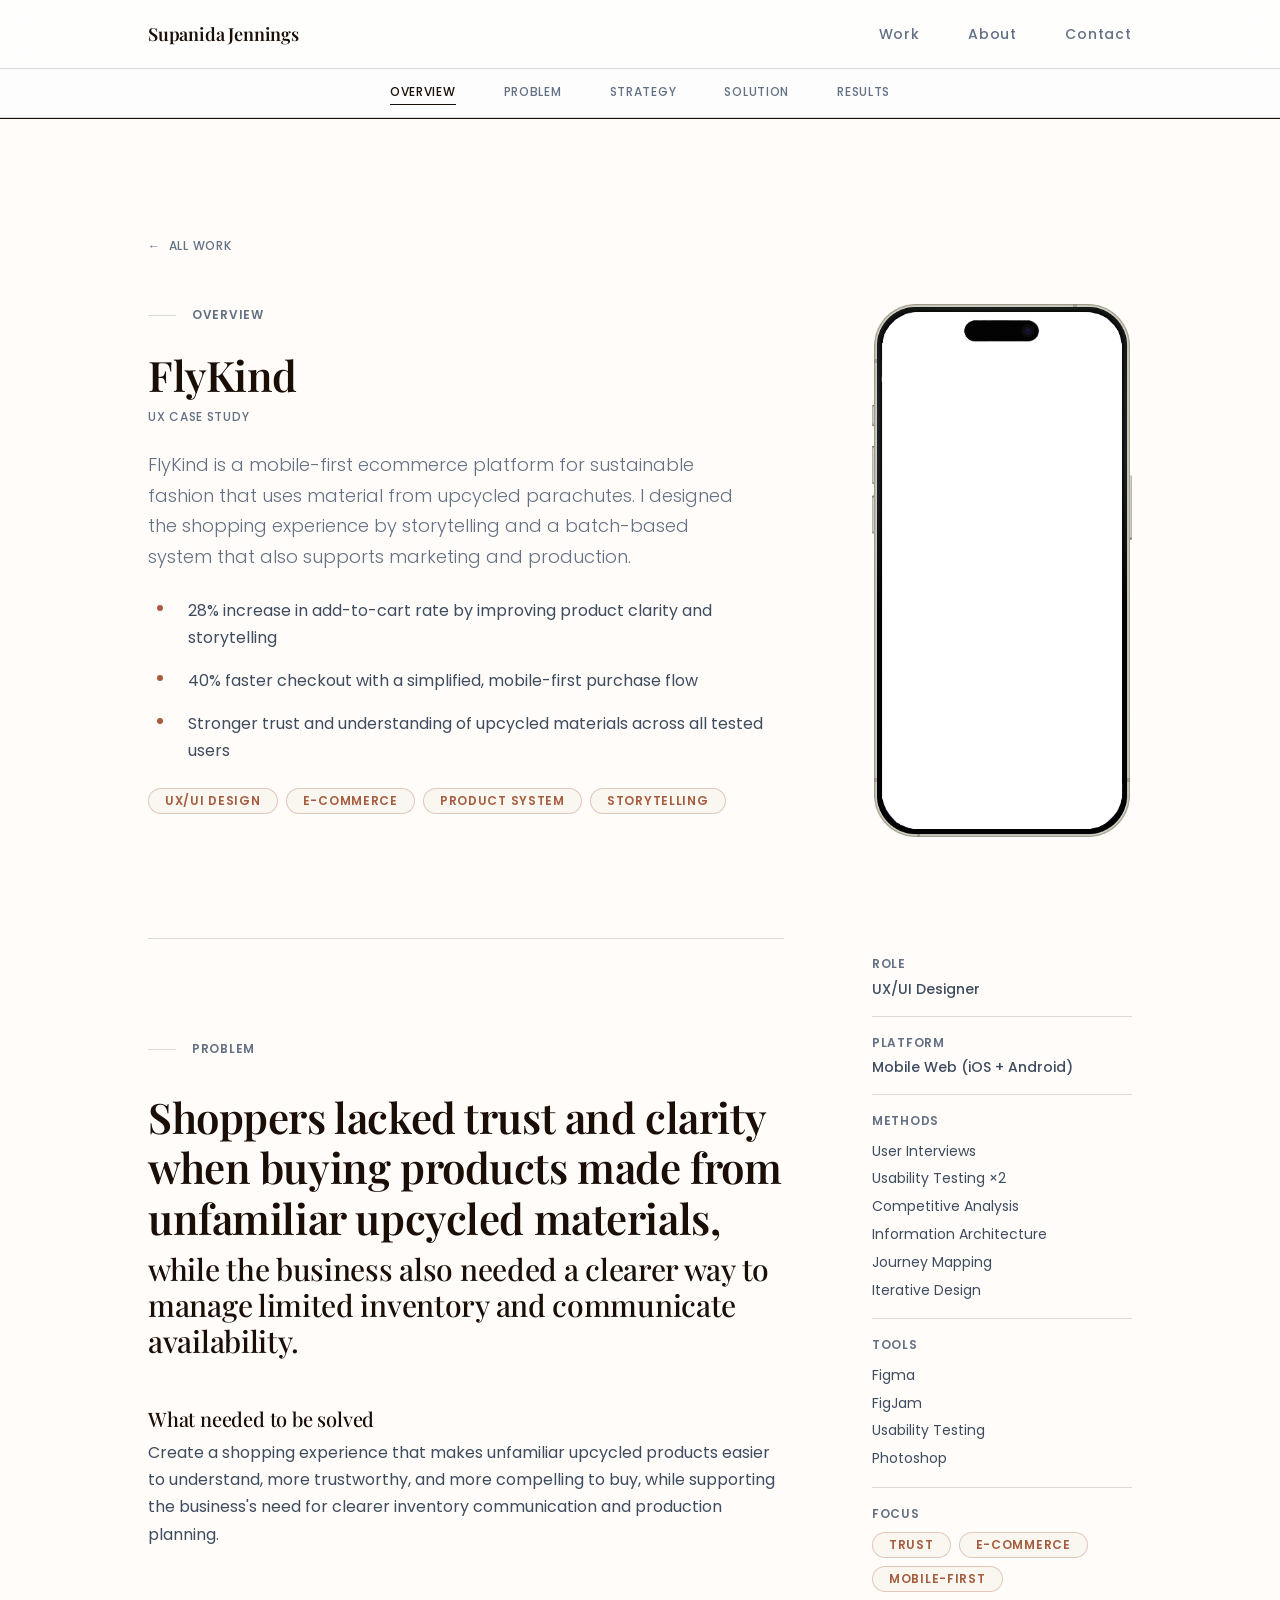
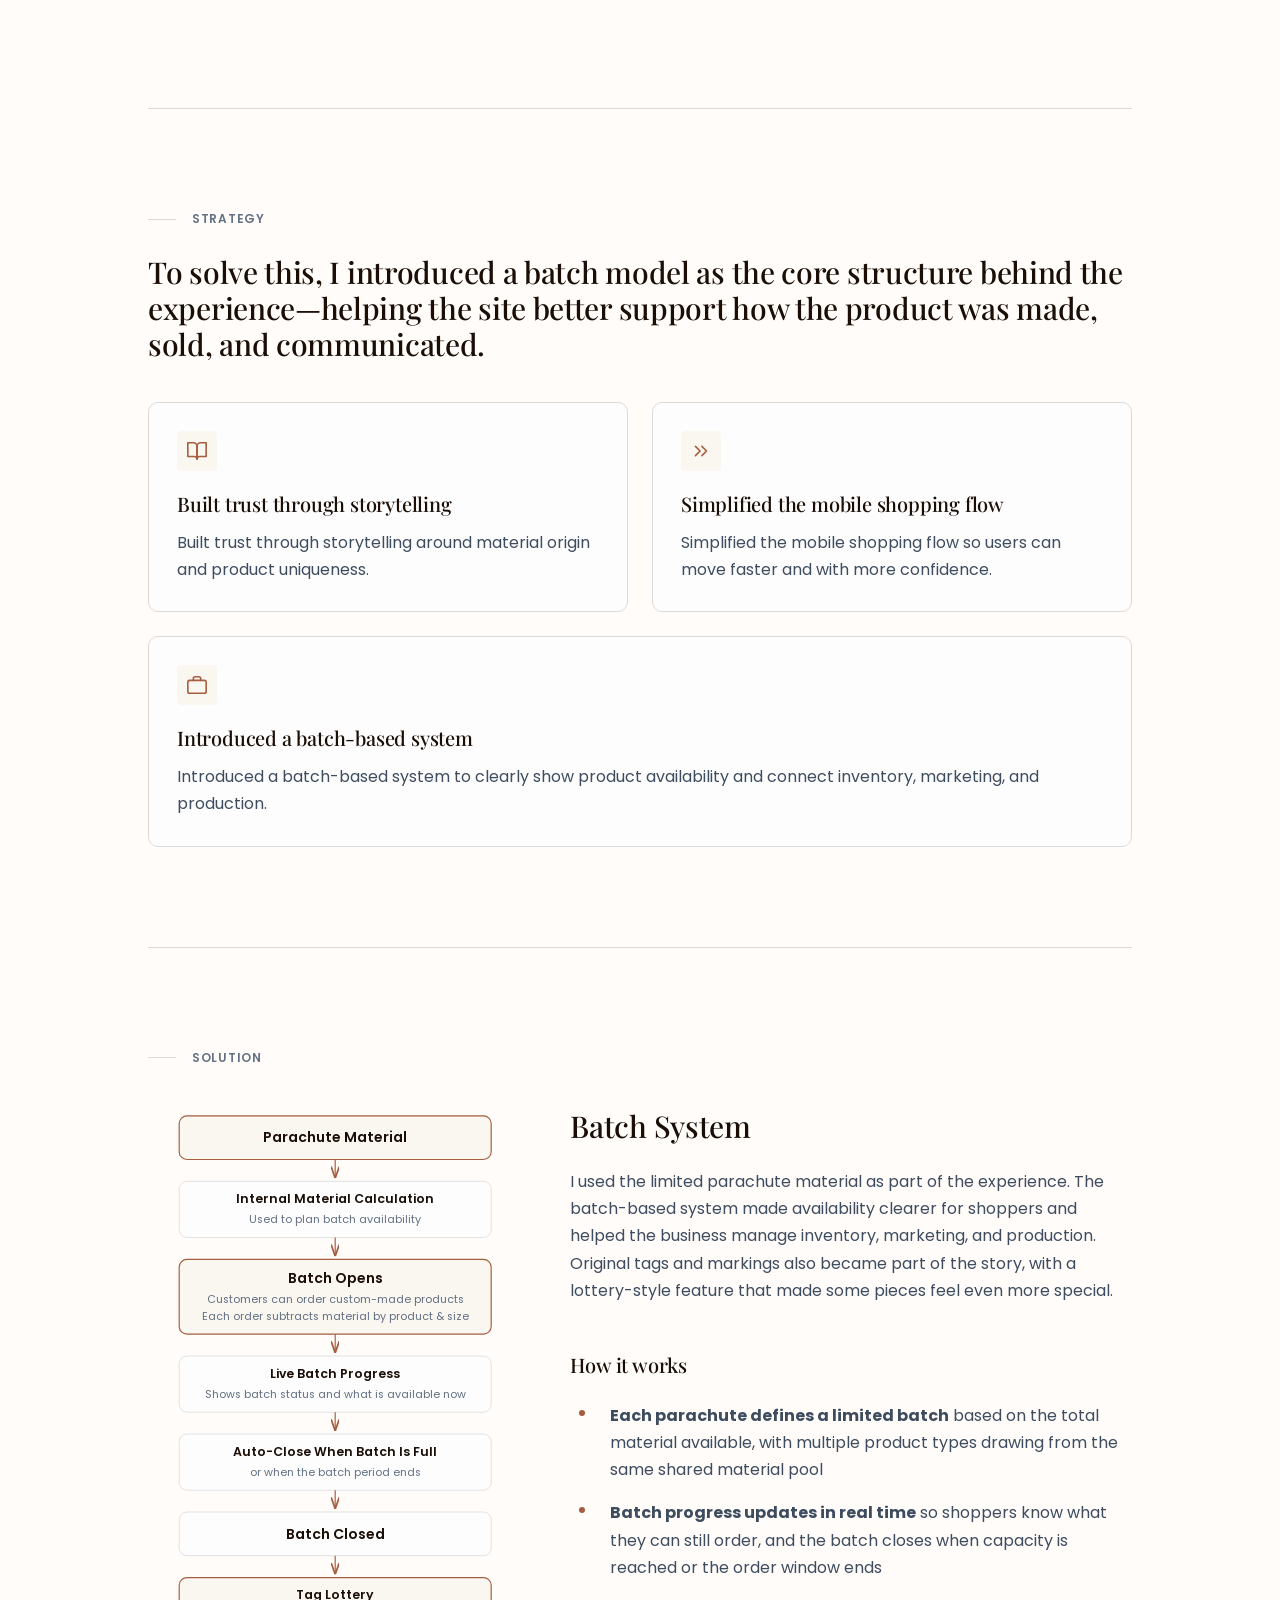
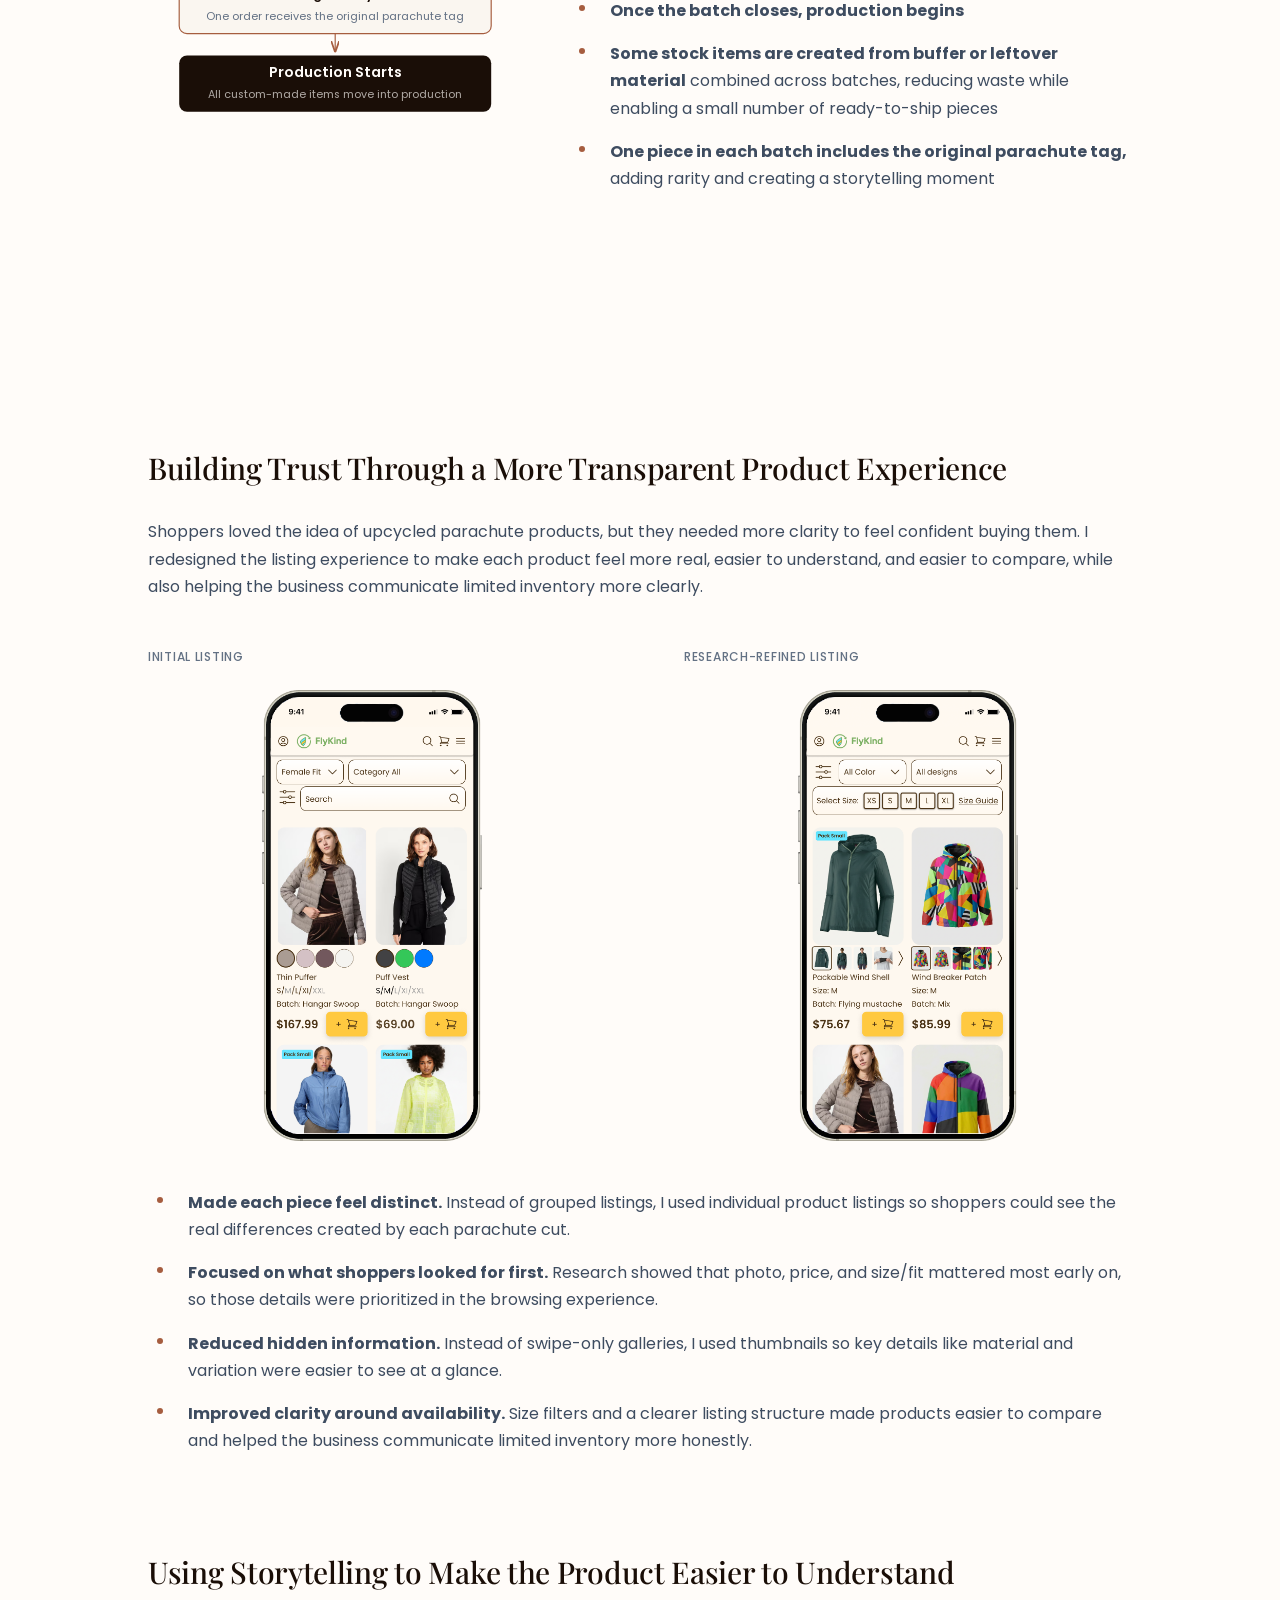
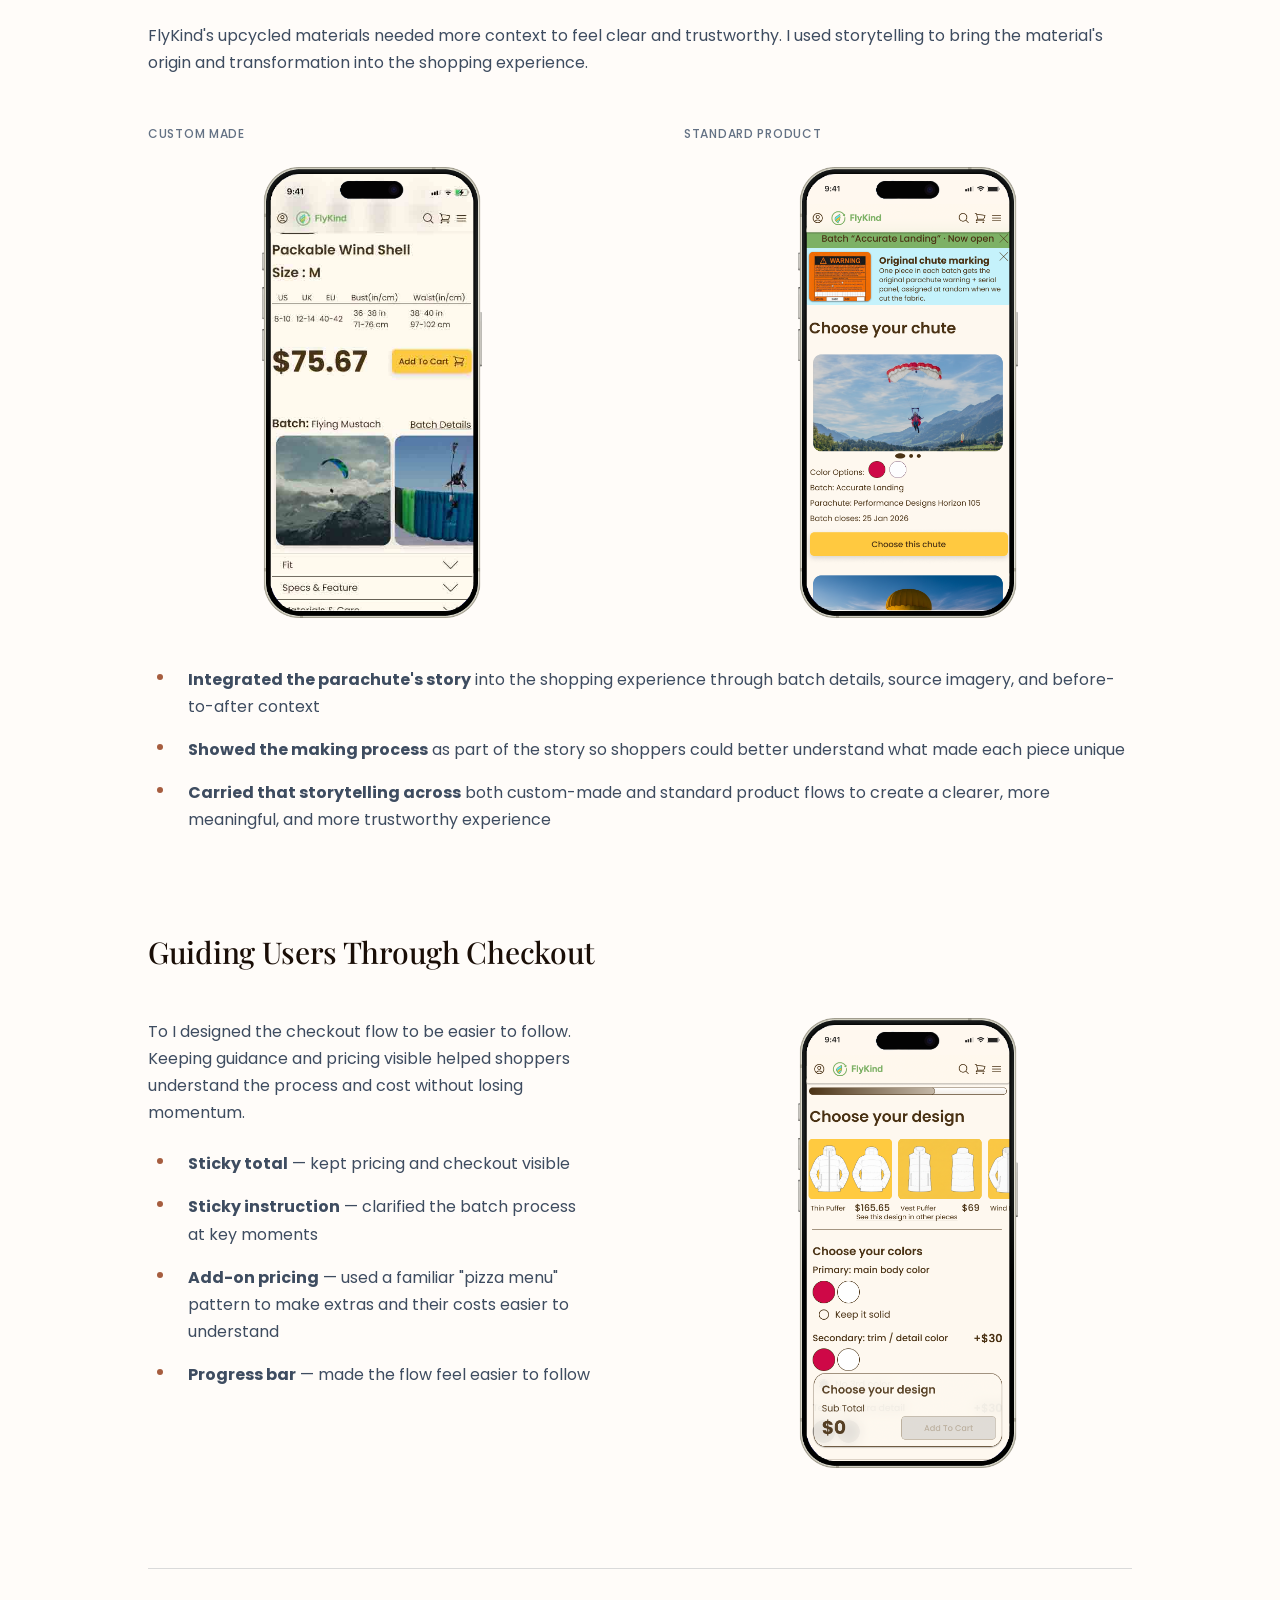
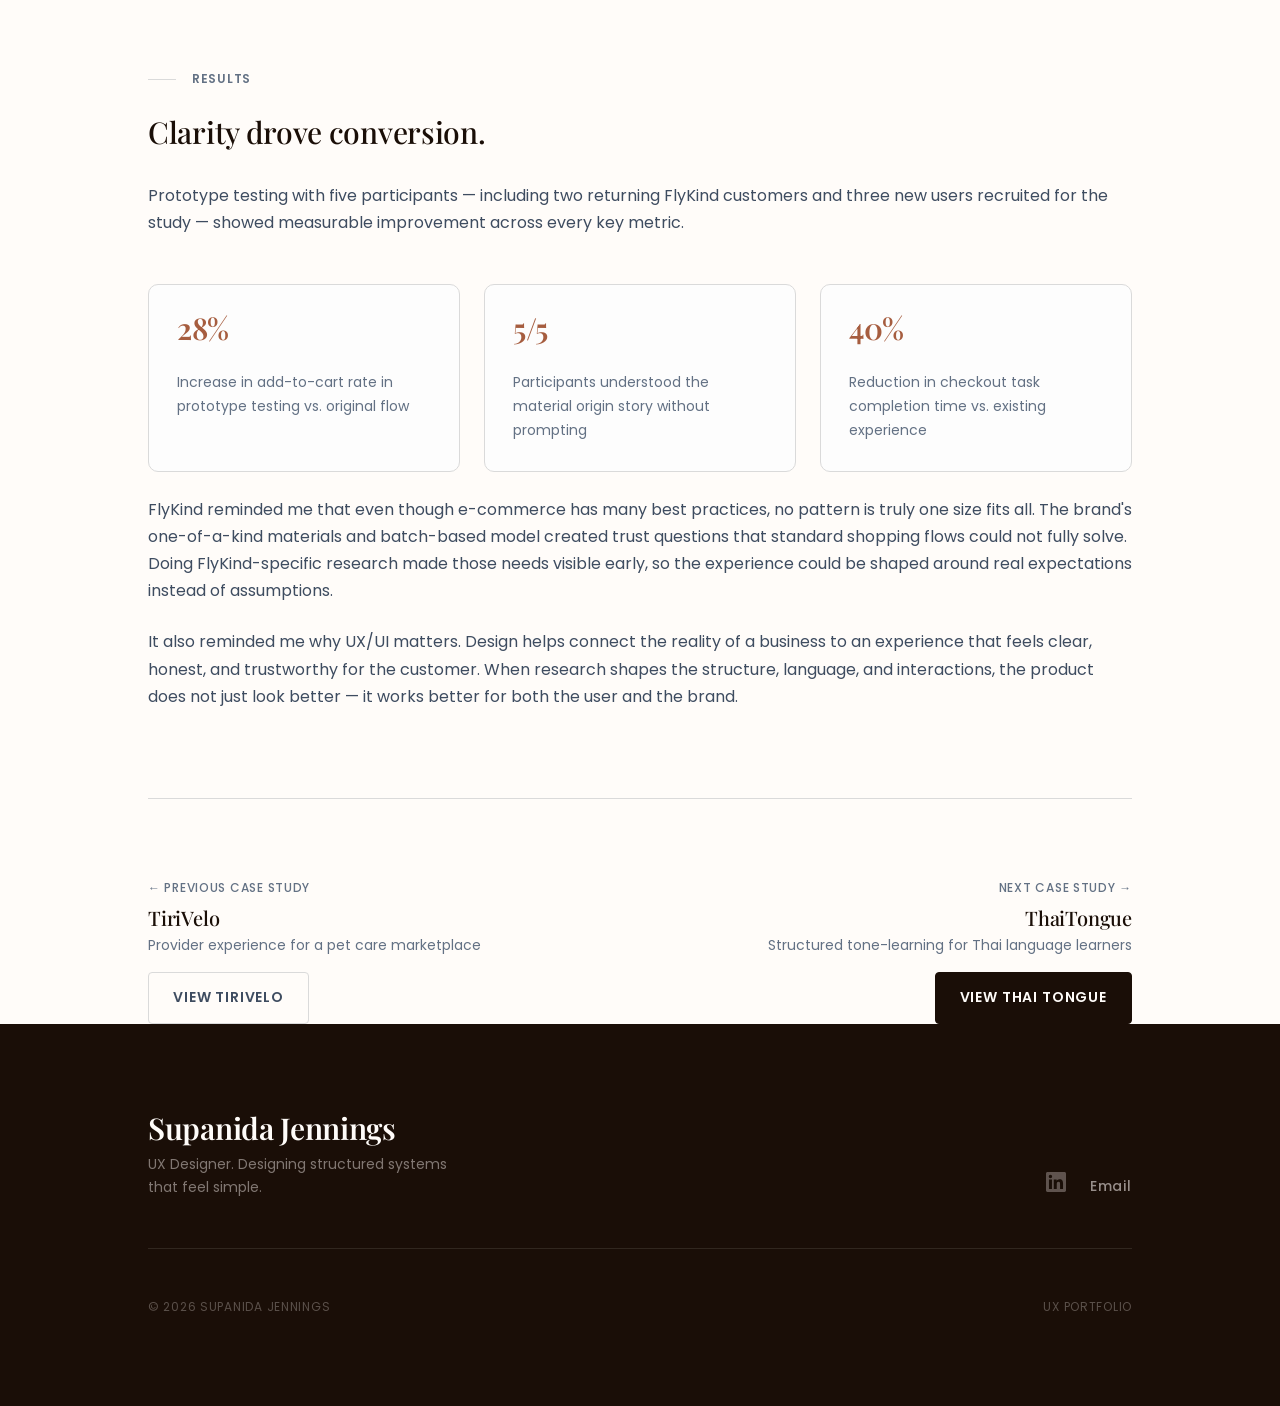
<file: flykind_2.html>
<!DOCTYPE html>
<html lang="en">
<head>
  <meta charset="UTF-8" />
  <meta name="viewport" content="width=device-width, initial-scale=1.0" />
  <meta name="description" content="FlyKind UX Case Study by Supanida Jennings. Designing a mobile-first shopping experience that earns trust for products made from upcycled parachutes." />
  <title>FlyKind — Supanida Jennings</title>
  <link rel="preconnect" href="https://fonts.googleapis.com" />
  <link rel="preconnect" href="https://fonts.gstatic.com" crossorigin />
  <link href="https://fonts.googleapis.com/css2?family=Playfair+Display:ital,wght@0,500;0,600;1,400&family=Poppins:wght@300;400;500;600&display=swap" rel="stylesheet" />
  <link rel="stylesheet" href="supanida.css" />

  <style>
    /* =======================================================================
       CASE STUDY PAGE — Additive styles only.
       Every token, color, font, and spacing value comes from supanida.css.
       ======================================================================= */

    :root {
      --nav-height:    64px;
      --subnav-height: 48px;
      --scroll-offset: calc(var(--nav-height) + var(--subnav-height) + 20px);
    }

    .section-label {
      margin-top: 0;
      margin-bottom: var(--space-lg);
    }

    html { scroll-padding-top: var(--scroll-offset); }

    /* -------------------------------------------------------------------
       SUB-NAV
    ------------------------------------------------------------------- */
    .subnav {
      position: sticky;
      top: var(--nav-height);
      z-index: 90;
      background-color: rgba(253, 253, 253, 0.92);
      border-bottom: 0.75px solid var(--color-border);
      backdrop-filter: blur(12px);
      -webkit-backdrop-filter: blur(12px);
    }

    .subnav__inner {
      display: flex;
      align-items: center;
      justify-content: center;
      gap: var(--space-xl);
      height: var(--subnav-height);
      overflow-x: auto;
      scrollbar-width: none;
      -ms-overflow-style: none;
    }

    .subnav__inner::-webkit-scrollbar { display: none; }

    .subnav__link {
      font-family: var(--font-body);
      font-size: var(--text-caption);
      font-weight: var(--weight-medium);
      letter-spacing: var(--tracking-label);
      text-transform: uppercase;
      color: var(--color-text-muted);
      white-space: nowrap;
      padding-bottom: 2px;
      position: relative;
      flex-shrink: 0;
      transition: color var(--transition-base);
    }

    .subnav__link::after {
      content: '';
      position: absolute;
      bottom: -1px;
      left: 0;
      width: 0;
      height: 1.5px;
      background-color: var(--color-text-heading);
      transition: width var(--transition-base);
    }

    .subnav__link:hover              { color: var(--color-text-heading); }
    .subnav__link.is-active          { color: var(--color-text-heading); }
    .subnav__link.is-active::after   { width: 100%; }

    /* -------------------------------------------------------------------
       HERO-OVERVIEW MERGED LAYOUT
    ------------------------------------------------------------------- */
    .cs-hero-overview-grid {
      align-items: stretch;
      margin-top: var(--space-lg);
      gap: var(--space-lg);
    }

    .cs-hero-overview-img {
      display: flex;
      justify-content: center;
      align-items: center;
    }

    /* -------------------------------------------------------------------
       iPHONE 16 — iphone16light.png (383x785px)
       Video is 16px smaller than frame (8px inset each side), rounded 8px.
    ------------------------------------------------------------------- */
    .cs-phone-hero {
      position: relative;
      width: 100%;
      max-width: 260px;
      margin-inline: auto;
      aspect-ratio: 383 / 785;
    }

    /* PNG frame — solid on top, video shows through black screen area */
    .cs-phone-hero__frame {
      position: absolute;
      inset: 0;
      width: 100%;
      height: 100%;
      object-fit: fill;
      display: block;
      z-index: 2;
      pointer-events: none;
    }

    /* Video — 16px smaller than frame, centred */
    .cs-phone-hero__video {
      position: absolute;
      left:      50%;
      top:       50%;
      transform: translate(-50%, -50%);
      width:     93.734%;
      height:    96.943%;
      object-fit: fill;
      border-radius: 16px;
      display:   block;
      z-index:   1;
      background: #ffffff;
    }

    @media (min-width: 768px) {
      .cs-phone-hero {
        max-width: 260px;
        width: 260px;
        position: sticky;
        top: var(--scroll-offset);
      }
    }

    /* -------------------------------------------------------------------
       PHONE MOCKUP — static screenshot inside iPhone 16 frame
       Same sizing as hero video: 24px smaller, 16px radius
    ------------------------------------------------------------------- */
    .cs-phone-mockup {
      position: relative;
      width: 100%;
      margin-inline: auto;
      aspect-ratio: 383 / 785;
    }

    .cs-phone-mockup__frame {
      position: absolute;
      inset: 0;
      width: 100%;
      height: 100%;
      object-fit: fill;
      display: block;
      z-index: 2;
      pointer-events: none;
    }

    .cs-phone-mockup__screen {
      position: absolute;
      left: 50%;
      top: 50%;
      transform: translate(-50%, -50%);
      width: 93.734%;
      height: 96.943%;
      object-fit: cover;
      object-position: top;
      border-radius: 16px;
      display: block;
      z-index: 1;
      background: #ffffff;
    }

    /* -------------------------------------------------------------------
       OVERVIEW TWO-COLUMN GRID
    ------------------------------------------------------------------- */
    .cs-overview-grid {
      display: grid;
      grid-template-columns: 1fr;
      gap: var(--space-xxl);
      margin-top: var(--space-lg);
    }

    .cs-overview-role {
      border-top: 0.75px solid var(--color-border);
      padding-top: var(--space-lg);
    }

    @media (min-width: 680px) {
      .cs-overview-grid {
        grid-template-columns: 1fr 1fr;
        align-items: start;
      }
      .cs-overview-role {
        border-top: none;
        border-left: 0.75px solid var(--color-border);
        padding-top: 0;
        padding-left: var(--space-xxl);
      }
    }

    /* -------------------------------------------------------------------
       STRATEGY CARDS
    ------------------------------------------------------------------- */
    .cs-strategy-grid {
      display: grid;
      grid-template-columns: 1fr;
      gap: var(--space-lg);
    }

    .cs-strategy-card {
      background-color: var(--color-bg-secondary);
      border: 0.75px solid var(--color-border);
      border-radius: var(--radius-md);
      padding: 28px;
    }

    .cs-strategy-icon {
      width: 40px;
      height: 40px;
      border-radius: var(--radius-sm);
      background-color: var(--color-accent-light);
      color: var(--color-accent);
      display: flex;
      align-items: center;
      justify-content: center;
      margin-bottom: var(--space-md);
      flex-shrink: 0;
    }

    .cs-strategy-card__title {
      font-family: var(--font-heading);
      font-size: var(--text-h3);
      font-weight: var(--weight-medium);
      letter-spacing: var(--tracking-heading);
      color: var(--color-text-heading);
      margin-bottom: var(--space-sm);
    }

    @media (min-width: 680px) {
      .cs-strategy-grid {
        grid-template-columns: repeat(2, 1fr);
      }
    }

    /* -------------------------------------------------------------------
       BATCH ICON LIST — vertical list with icons matching design tokens
    ------------------------------------------------------------------- */
    .cs-batch-list {
      display: flex;
      flex-direction: column;
      gap: var(--space-lg);
      margin-top: 40px;
    }

    .cs-batch-item {
      display: grid;
      grid-template-columns: 44px 1fr;
      gap: var(--space-md);
      align-items: start;
    }

    .cs-batch-icon {
      width: 44px;
      height: 44px;
      border-radius: var(--radius-sm);
      background-color: var(--color-accent-light);
      color: var(--color-accent);
      display: flex;
      align-items: center;
      justify-content: center;
      flex-shrink: 0;
    }

    .cs-batch-item__text h4 {
      font-family: var(--font-heading);
      font-size: var(--text-body-md);
      font-weight: var(--weight-semibold);
      color: var(--color-text-heading);
      line-height: 1.3;
    }

    .cs-batch-item__text p {
      font-size: var(--text-body-sm);
      color: var(--color-text-muted);
      line-height: var(--lh-body);
      margin-top: var(--space-xs);
    }

    /* -------------------------------------------------------------------
       PROJECT INFO BAR — full width horizontal
    ------------------------------------------------------------------- */
    .cs-project-bar {
      display: grid;
      grid-template-columns: 1fr;
      padding-block: var(--space-lg);
    }

    .cs-project-bar__item {
      padding-block: var(--space-md);
      border-bottom: 0.75px solid var(--color-border);
    }

    .cs-project-bar__item:last-child { border-bottom: none; }

    @media (min-width: 680px) {
      .cs-project-bar {
        grid-template-columns: repeat(5, 1fr);
        padding-block: var(--space-xl);
        align-items: start;
      }

      .cs-project-bar__item {
        padding-block: 0;
        padding-inline: var(--space-lg);
        border-bottom: none;
        border-right: 0.75px solid var(--color-border);
      }

      .cs-project-bar__item:first-child { padding-left: 0; }
      .cs-project-bar__item:last-child  { border-right: none; }
    }

    /* -------------------------------------------------------------------
       HERO
    ------------------------------------------------------------------- */
    .cs-hero {
      padding-top: calc(var(--space-xxl) + var(--space-lg));
      padding-bottom: 0;
      border-top: 1.5px solid var(--color-text-heading);
    }

    .cs-hero__back {
      display: inline-flex;
      align-items: center;
      gap: var(--space-sm);
      font-family: var(--font-body);
      font-size: var(--text-caption);
      font-weight: var(--weight-medium);
      letter-spacing: var(--tracking-label);
      text-transform: uppercase;
      color: var(--color-text-muted);
      transition: color var(--transition-base);
      margin-bottom: var(--space-lg);
    }

    .cs-hero__back::before { content: '←'; }
    .cs-hero__back:hover   { color: var(--color-text-heading); }

    .cs-hero__tags {
      display: flex;
      flex-wrap: wrap;
      gap: var(--space-sm);
      margin-bottom: var(--space-lg);
    }

    .cs-hero__sub {
      font-family: var(--font-body);
      font-size: var(--text-body-lg);
      font-weight: var(--weight-light);
      line-height: var(--lh-body);
      color: var(--color-text-muted);
      max-width: 600px;
      margin-top: var(--space-md);
    }

    .cs-cover {
      margin-top: var(--space-xxl);
      border-radius: var(--radius-lg);
      overflow: hidden;
      background-color: var(--color-accent-light);
      aspect-ratio: 16 / 7;
    }

    .cs-cover img {
      width: 100%;
      height: 100%;
      object-fit: cover;
    }

    /* -------------------------------------------------------------------
       BULLET LIST (hero outcome bullets)
    ------------------------------------------------------------------- */
    .cs-bullets {
      display: flex;
      flex-direction: column;
      gap: var(--space-md);
      margin-top: var(--space-xl);
    }

    .cs-bullet {
      display: grid;
      grid-template-columns: var(--space-lg) 1fr;
      gap: var(--space-md);
      align-items: start;
    }

    .cs-bullet::before {
      content: '';
      width: 6px;
      height: 6px;
      border-radius: 50%;
      background-color: var(--color-accent);
      margin-top: 8px;
      justify-self: center;
    }

    .cs-bullet p {
      font-size: var(--text-body-md);
      line-height: var(--lh-body);
      color: var(--color-text-body);
    }

    /* -------------------------------------------------------------------
       STATS ROW
    ------------------------------------------------------------------- */
    .cs-stats {
      display: grid;
      grid-template-columns: 1fr;
      gap: var(--space-lg);
      padding-block: var(--space-xl);
      border-top: 0.75px solid var(--color-border);
      border-bottom: 0.75px solid var(--color-border);
      margin-top: var(--space-xxl);
    }

    .cs-stat__number {
      font-family: var(--font-heading);
      font-size: var(--text-h1);
      font-weight: var(--weight-semibold);
      letter-spacing: var(--tracking-heading);
      color: var(--color-accent);
      line-height: 1;
    }

    .cs-stat__label {
      font-size: var(--text-body-sm);
      color: var(--color-text-muted);
      margin-top: var(--space-sm);
      line-height: var(--lh-small);
    }

    /* -------------------------------------------------------------------
       BODY LAYOUT
    ------------------------------------------------------------------- */
    .cs-layout {
      display: grid;
      grid-template-columns: 1fr;
      gap: 100px;
      align-items: start;
    }

    /* On mobile sidebar moves above main content */
    .cs-sidebar {
      padding-top: 0;
      order: -1;
    }

    .cs-sidebar__item {
      padding-block: var(--space-md);
      border-bottom: 0.75px solid var(--color-border);
    }

    .cs-sidebar__key {
      font-size: var(--text-caption);
      font-weight: var(--weight-semibold);
      letter-spacing: var(--tracking-label);
      text-transform: uppercase;
      color: var(--color-text-muted);
      margin-bottom: var(--space-xs);
    }

    .cs-sidebar__val {
      font-size: var(--text-body-sm);
      font-weight: var(--weight-medium);
      color: var(--color-text-body);
      line-height: var(--lh-small);
    }

    .cs-sidebar__pills {
      display: flex;
      flex-wrap: wrap;
      gap: var(--space-sm);
      margin-top: var(--space-sm);
    }

    /* -------------------------------------------------------------------
       CONTENT RHYTHM
    ------------------------------------------------------------------- */
    .cs-content p + p { margin-top: 28px; }

    .cs-content h3 {
      font-family: var(--font-heading);
      font-size: var(--text-h3);
      font-weight: var(--weight-medium);
      letter-spacing: var(--tracking-heading);
      color: var(--color-text-heading);
      margin-top: var(--space-xl);
      margin-bottom: var(--space-md);
    }

    .cs-pullquote {
      border-left: 4px solid var(--color-accent);
      padding-left: var(--space-lg);
      margin-block: var(--space-xl);
    }

    .cs-pullquote p {
      font-family: var(--font-heading);
      font-size: var(--text-h3);
      font-weight: var(--weight-medium);
      font-style: italic;
      line-height: 1.4;
      color: var(--color-text-heading);
    }

    .cs-list {
      margin-top: var(--space-lg);
      display: flex;
      flex-direction: column;
      gap: var(--space-md);
    }

    .cs-list__item {
      display: grid;
      grid-template-columns: var(--space-lg) 1fr;
      gap: var(--space-md);
      align-items: start;
    }

    .cs-list__item::before {
      content: '';
      width: 6px;
      height: 6px;
      border-radius: 50%;
      background-color: var(--color-accent);
      margin-top: 8px;
      justify-self: center;
    }

    .cs-list__item p {
      font-size: var(--text-body-md);
      line-height: var(--lh-body);
      color: var(--color-text-body);
      margin-top: 0 !important;
    }

    /* -------------------------------------------------------------------
       ASYMMETRIC FEATURE GRID
       Left: one tall card | Right: two stacked cards
    ------------------------------------------------------------------- */
    .feature-grid {
      display: grid;
      grid-template-columns: 1fr;
      gap: var(--space-lg);
    }

    .feature-column-left,
    .feature-column-right {
      display: flex;
      flex-direction: column;
      gap: var(--space-lg);
    }

    .feature-card {
      display: flex;
      flex-direction: column;
      gap: var(--space-md);
    }

    .feature-label { color: var(--color-text-muted); margin-bottom: var(--space-sm); }

    .feature-image-wrap {
      display: flex;
      justify-content: center;
    }

    /* plain img (non-phone) inside feature-image-wrap */
    .feature-image-wrap > img {
      width: 100%;
      max-width: 280px;
      height: auto;
      display: block;
      border-radius: var(--radius-md);
    }

    /* phone mockup inside feature-image-wrap — fixed width, frame intact */
    .feature-image-wrap .cs-phone-mockup {
      width: 220px;
      flex-shrink: 0;
    }

    @media (min-width: 680px) {
      .feature-grid {
        grid-template-columns: 1fr 1fr;
        align-items: stretch;
        gap: var(--space-xxl);
      }

      .feature-column-left { height: 100%; }

      .feature-card--tall {
        flex: 1;
        height: 100%;
        justify-content: flex-start;
      }

      .feature-card--tall .feature-image-wrap {
        border-radius: var(--radius-md);
        min-height: 0;
        display: flex;
        align-items: flex-start;
        justify-content: center;
      }

      .feature-column-right .feature-image-wrap .cs-phone-mockup {
        width: 220px;
      }

      .feature-column-left .feature-image-wrap .cs-phone-mockup {
        width: 220px;
      }
    }

    /* -------------------------------------------------------------------
       FEATURE BLOCKS — alternating image/text layout
    ------------------------------------------------------------------- */
    .cs-feature-block {
      display: grid;
      grid-template-columns: 1fr;
      gap: var(--space-xl);
      align-items: center;
      margin-bottom: var(--space-xxl);
    }

    .cs-feature-grid {
      display: grid;
      grid-template-columns: 1fr;
      gap: var(--space-xxl);
      margin-top: var(--space-xxl);
    }

    @media (min-width: 680px) {
      .cs-feature-grid {
        grid-template-columns: 1fr 1fr;
      }
    }

    .cs-feature-card {
      display: flex;
      flex-direction: column;
      gap: var(--space-md);
    }

    .cs-feature-card__img {
      border-radius: var(--radius-md);
      overflow: hidden;
    }

    .cs-feature-card__img img {
      width: 100%;
      height: auto;
      display: block;
    }

    .cs-feature-block__img {
      border-radius: var(--radius-md);
      display: flex;
      justify-content: center;
    }

    .cs-feature-block__img img {
      width: 100%;
      max-width: 280px;
      height: auto;
      display: block;
    }

    @media (min-width: 680px) {
      .cs-feature-block {
        grid-template-columns: 1fr 1fr;
      }

      .cs-feature-block__img img {
        max-width: 100%;
      }

      .feature-image-wrap img {
        max-width: 100%;
      }

      .cs-feature-block--reverse .cs-feature-block__img {
        order: 2;
      }

      .cs-feature-block--reverse .cs-feature-block__text {
        order: 1;
      }
    }

    /* -------------------------------------------------------------------
       IMAGE PLACEHOLDERS
    ------------------------------------------------------------------- */
    .cs-img-wrap {
      margin-block: var(--space-xl);
      border-radius: var(--radius-md);
      overflow: hidden;
      background-color: var(--color-accent-light);
    }

    .cs-img-wrap img { width: 100%; height: auto; display: block; }

    .cs-img-wrap--placeholder {
      aspect-ratio: 16 / 9;
      display: flex;
      align-items: center;
      justify-content: center;
    }

    .cs-img-wrap--placeholder span {
      font-family: var(--font-body);
      font-size: var(--text-body-sm);
      letter-spacing: var(--tracking-label);
      text-transform: uppercase;
      color: var(--color-text-muted);
    }

    .cs-img-caption {
      font-size: var(--text-caption);
      letter-spacing: var(--tracking-label);
      color: var(--color-text-muted);
      margin-top: var(--space-sm);
      text-align: center;
    }

    /* -------------------------------------------------------------------
       RESULTS
    ------------------------------------------------------------------- */
    .cs-results-grid {
      display: grid;
      grid-template-columns: 1fr;
      gap: var(--space-lg);
      margin-top: var(--space-xl);
    }

    .cs-result-card {
      background-color: var(--color-bg-secondary);
      border: 0.75px solid var(--color-border);
      border-radius: var(--radius-md);
      padding: 28px;
    }

    .cs-result-card__number {
      font-family: var(--font-heading);
      font-size: var(--text-h2);
      font-weight: var(--weight-semibold);
      color: var(--color-accent);
      letter-spacing: var(--tracking-heading);
      line-height: 1;
    }

    .cs-result-card__desc {
      font-size: var(--text-body-sm);
      color: var(--color-text-muted);
      margin-top: var(--space-sm);
      line-height: var(--lh-body);
    }

    /* -------------------------------------------------------------------
       NEXT CASE STUDY
    ------------------------------------------------------------------- */
    /* -------------------------------------------------------------------
       SECTION DIVIDERS
    ------------------------------------------------------------------- */
    .cs-divider {
      border: none;
      border-top: 1px solid var(--color-border);
      margin-block: 100px;
    }

    main > .cs-divider:first-child { margin-top: 0; }
    .cs-hero { padding-bottom: 100px; }

    @media (max-width: 679px) {
      .cs-divider { margin-block: 72px; }
    }

    .cs-next {
      border-top: 0.75px solid var(--color-border);
      padding-top: 80px;
      display: flex;
      flex-direction: column;
      gap: var(--space-lg);
    }

    /* -------------------------------------------------------------------
       RESPONSIVE — Tablet
    ------------------------------------------------------------------- */
    @media (min-width: 680px) {
      .cs-stats        { grid-template-columns: repeat(3, 1fr); }
      .cs-results-grid { grid-template-columns: repeat(2, 1fr); }
      .cs-next         { flex-direction: row; justify-content: space-between; align-items: center; }
      .cs-listing-grid { grid-template-columns: 1fr 1fr 2fr; }
    }

    /* -------------------------------------------------------------------
       RESPONSIVE — Desktop
    ------------------------------------------------------------------- */
    @media (min-width: 1024px) {
      :root { --nav-height: 68px; }

      .cs-layout {
        grid-template-columns: 1fr 260px;
        gap: var(--space-xxl);
      }

      .cs-sidebar {
        position: sticky;
        top: var(--scroll-offset);
        order: 0;
      }

      .cs-results-grid { grid-template-columns: repeat(3, 1fr); }
    }
  </style>
</head>
<body>

  <!-- =====================================================================
       MAIN NAV
       ===================================================================== -->
  <nav class="site-nav" role="navigation" aria-label="Main navigation">
    <div class="container">
      <div class="site-nav__inner">
        <a href="index.html" class="site-nav__logo" aria-label="Supanida Jennings, Home">
          Supanida Jennings
        </a>
        <ul class="site-nav__links" role="list">
          <li><a href="index.html#work"    class="nav-link">Work</a></li>
          <li><a href="index.html#about"   class="nav-link">About</a></li>
          <li><a href="index.html#contact" class="nav-link">Contact</a></li>
        </ul>
      </div>
    </div>
  </nav>


  <!-- =====================================================================
       SUB-NAV
       ===================================================================== -->
  <nav class="subnav" role="navigation" aria-label="Case study sections">
    <div class="container">
      <div class="subnav__inner">
        <a href="#overview"  class="subnav__link" data-section="overview">Overview</a>
        <a href="#problem"   class="subnav__link" data-section="problem">Problem</a>
        <a href="#strategy"  class="subnav__link" data-section="strategy">Strategy</a>
        <a href="#solution"  class="subnav__link" data-section="solution">Solution</a>
        <a href="#results"   class="subnav__link" data-section="results">Results</a>
      </div>
    </div>
  </nav>


  <!-- =====================================================================
       OVERVIEW — merged hero + overview, two-column (mirrors TiriVelo)
       ===================================================================== -->
  <section class="cs-hero" id="overview" aria-labelledby="heading-overview">
    <div class="container">

      <a href="index.html" class="cs-hero__back">All Work</a>

      <div class="cs-hero-overview-grid cs-layout">

        <!-- Left: all text content -->
        <div style="padding-top: 1px;">

          <!-- Overview label sits above everything -->
          <p class="section-label">Overview</p>

          <h1 class="section-title animate-in animate-in--delay-1">FlyKind</h1>
          <p class="caption animate-in animate-in--delay-1"
             style="margin-top: var(--space-sm); color: var(--color-text-muted); letter-spacing: var(--tracking-label); text-transform: uppercase;">
            UX Case Study
          </p>

          <p class="cs-hero__sub animate-in animate-in--delay-2" style="margin-top: var(--space-lg);">
            FlyKind is a mobile-first ecommerce platform for sustainable fashion that uses material from upcycled parachutes. I designed the shopping experience by storytelling and a batch-based system that also supports marketing and production.
          </p>

          <div class="cs-bullets animate-in animate-in--delay-3" style="margin-top: var(--space-lg);">
            <div class="cs-bullet"><p>28% increase in add-to-cart rate by improving product clarity and storytelling</p></div>
            <div class="cs-bullet"><p>40% faster checkout with a simplified, mobile-first purchase flow</p></div>
            <div class="cs-bullet"><p>Stronger trust and understanding of upcycled materials across all tested users</p></div>
          </div>

          <div class="cs-hero__tags" style="margin-top: var(--space-lg);">
            <span class="tag">UX/UI Design</span>
            <span class="tag">E-Commerce</span>
            <span class="tag">Product System</span>
            <span class="tag">Storytelling</span>
          </div>

        </div>

        <!-- Right: real iPhone 16 image with video behind screen -->
        <div class="cs-hero-overview-img animate-in animate-in--delay-3">
          <div class="cs-phone-hero">

            <!-- Video positioned exactly behind the screen area -->
            <video
              class="cs-phone-hero__video"
              autoplay
              loop
              muted
              playsinline
              aria-label="Hero screen recording of the FlyKind shopping experience"
            >
              <source src="flykind.mp4" type="video/mp4" />
            </video>

            <!-- iPhone 16 PNG frame overlaid on top -->
            <img
              class="cs-phone-hero__frame"
              src="iphone16light.png"
              alt=""
              aria-hidden="true"
            />

          </div>
        </div>

      </div>
    </div>
  </section>

  <!-- =====================================================================
       BODY — Problem section + sidebar (mirrors TiriVelo)
       ===================================================================== -->
  <div>
    <div class="container">
      <div class="cs-layout">
        <main>

          <hr class="cs-divider" />

          <!-- PROBLEM -------------------------------------------------- -->
          <section id="problem" aria-labelledby="heading-problem">
            <p class="section-label">Problem</p>

            <div class="cs-content" style="margin-top: 32px;">
              <h2 class="section-title" id="heading-problem">
                Shoppers lacked trust and clarity when buying products made from unfamiliar upcycled materials,
              </h2>
              <h2 class="subsection-title" style="margin-top: var(--space-sm);">
                while the business also needed a clearer way to manage limited inventory and communicate availability.
              </h2>

              <!-- Design challenge -->
              <div style="margin-top: 48px;">
                <h3 style="font-family: var(--font-heading); font-size: var(--text-h3); font-weight: var(--weight-medium); letter-spacing: var(--tracking-heading); color: var(--color-text-heading); line-height: var(--lh-heading); margin-bottom: var(--space-sm);">What needed to be solved</h3>
                <p class="body-text">
                  Create a shopping experience that makes unfamiliar upcycled products easier to understand, more trustworthy, and more compelling to buy, while supporting the business's need for clearer inventory communication and production planning.
                </p>
              </div>

            </div>
          </section>

        </main>

        <!-- ── SIDEBAR ───────────────────────────────────────── -->
        <aside class="cs-sidebar" aria-label="Project details">

          <div class="cs-sidebar__item">
            <p class="cs-sidebar__key">Role</p>
            <p class="cs-sidebar__val">UX/UI Designer</p>
          </div>

          <div class="cs-sidebar__item">
            <p class="cs-sidebar__key">Platform</p>
            <p class="cs-sidebar__val">Mobile Web (iOS + Android)</p>
          </div>

          <div class="cs-sidebar__item">
            <p class="cs-sidebar__key">Methods</p>
            <ul style="margin-top: var(--space-sm); display: flex; flex-direction: column; gap: var(--space-xs);" role="list">
              <li style="font-size: var(--text-body-sm); color: var(--color-text-body);">User Interviews</li>
              <li style="font-size: var(--text-body-sm); color: var(--color-text-body);">Usability Testing ×2</li>
              <li style="font-size: var(--text-body-sm); color: var(--color-text-body);">Competitive Analysis</li>
              <li style="font-size: var(--text-body-sm); color: var(--color-text-body);">Information Architecture</li>
              <li style="font-size: var(--text-body-sm); color: var(--color-text-body);">Journey Mapping</li>
              <li style="font-size: var(--text-body-sm); color: var(--color-text-body);">Iterative Design</li>
            </ul>
          </div>

          <div class="cs-sidebar__item">
            <p class="cs-sidebar__key">Tools</p>
            <ul style="margin-top: var(--space-sm); display: flex; flex-direction: column; gap: var(--space-xs);" role="list">
              <li style="font-size: var(--text-body-sm); color: var(--color-text-body);">Figma</li>
              <li style="font-size: var(--text-body-sm); color: var(--color-text-body);">FigJam</li>
              <li style="font-size: var(--text-body-sm); color: var(--color-text-body);">Usability Testing</li>
              <li style="font-size: var(--text-body-sm); color: var(--color-text-body);">Photoshop</li>
            </ul>
          </div>

          <div class="cs-sidebar__item" style="border-bottom: none;">
            <p class="cs-sidebar__key">Focus</p>
            <div class="cs-sidebar__pills" style="margin-top: var(--space-sm);">
              <span class="tag">Trust</span>
              <span class="tag">E-Commerce</span>
              <span class="tag">Mobile-First</span>
            </div>
          </div>

        </aside>

      </div><!-- end cs-layout -->
    </div><!-- end container -->
  </div><!-- end problem wrapper -->

  <!-- =====================================================================
       STRATEGY — full width with cards (mirrors TiriVelo)
       ===================================================================== -->
  <div>
    <div class="container">

      <hr class="cs-divider" />

      <!-- STRATEGY ------------------------------------------------- -->
      <section id="strategy" aria-labelledby="heading-strategy">
        <p class="section-label">Strategy</p>
        <h2 class="subsection-title" id="heading-strategy">
          To solve this, I introduced a batch model as the core structure behind the experience—helping the site better support how the product was made, sold, and communicated.
        </h2>

        <div class="cs-strategy-grid" style="margin-top: 40px;">

          <!-- 1 Built trust -->
          <div class="cs-strategy-card">
            <div class="cs-strategy-icon" aria-hidden="true">
              <svg xmlns="http://www.w3.org/2000/svg" width="22" height="22" viewBox="0 0 24 24" fill="none" stroke="currentColor" stroke-width="1.75" stroke-linecap="round" stroke-linejoin="round">
                <path d="M2 3h6a4 4 0 0 1 4 4v14a3 3 0 0 0-3-3H2z"/>
                <path d="M22 3h-6a4 4 0 0 0-4 4v14a3 3 0 0 1 3-3h7z"/>
              </svg>
            </div>
            <h3 class="cs-strategy-card__title">Built trust through storytelling</h3>
            <p class="body-text">
              Built trust through storytelling around material origin and product uniqueness.
            </p>
          </div>

          <!-- 2 Simplified mobile flow -->
          <div class="cs-strategy-card">
            <div class="cs-strategy-icon" aria-hidden="true">
              <svg xmlns="http://www.w3.org/2000/svg" width="22" height="22" viewBox="0 0 24 24" fill="none" stroke="currentColor" stroke-width="1.75" stroke-linecap="round" stroke-linejoin="round">
                <polyline points="13 17 18 12 13 7"/>
                <polyline points="6 17 11 12 6 7"/>
              </svg>
            </div>
            <h3 class="cs-strategy-card__title">Simplified the mobile shopping flow</h3>
            <p class="body-text">
              Simplified the mobile shopping flow so users can move faster and with more confidence.
            </p>
          </div>

          <!-- 3 Full-width batch card -->
          <div class="cs-strategy-card" style="grid-column: 1 / -1;">
            <div class="cs-strategy-icon" aria-hidden="true">
              <svg xmlns="http://www.w3.org/2000/svg" width="22" height="22" viewBox="0 0 24 24" fill="none" stroke="currentColor" stroke-width="1.75" stroke-linecap="round" stroke-linejoin="round">
                <rect x="2" y="7" width="20" height="14" rx="2"/>
                <path d="M16 7V5a2 2 0 0 0-2-2h-4a2 2 0 0 0-2 2v2"/>
              </svg>
            </div>
            <h3 class="cs-strategy-card__title">Introduced a batch-based system</h3>
            <p class="body-text">
              Introduced a batch-based system to clearly show product availability and connect inventory, marketing, and production.
            </p>
          </div>

        </div>

      </section>

    </div>
  </div>

  <!-- =====================================================================
       SOLUTION — full width (mirrors TiriVelo)
       ===================================================================== -->
  <div>
    <div class="container">

          <hr class="cs-divider" />

          <!-- SOLUTION ------------------------------------------------- -->
          <section id="solution" aria-labelledby="heading-solution">
            <p class="section-label">Solution</p>

            <!-- 2-column: SVG map left, heading + text + How It Works right -->
            <div class="cs-feature-block" style="margin-top: 40px; grid-template-columns: 2fr 3fr; align-items: stretch;">
              <div class="cs-feature-block__img" style="max-width: 100%; padding: 0; display: flex; align-items: center;">
                <svg viewBox="0 0 480 1080" xmlns="http://www.w3.org/2000/svg" style="width:100%; height:auto; font-family: var(--font-body, 'Poppins', sans-serif);">
                  <defs>
                    <marker id="arrow" markerWidth="10" markerHeight="7" refX="10" refY="3.5" orient="auto">
                      <path d="M0,0 L10,3.5 L0,7" fill="none" stroke="#A65D3F" stroke-width="1.5"/>
                    </marker>
                  </defs>

                  <!-- 1. Parachute Material -->
                  <rect x="40" y="10" width="400" height="56" rx="10" fill="#FAF6F0" stroke="#A65D3F" stroke-width="1.5"/>
                  <text x="240" y="44" text-anchor="middle" font-size="18" font-weight="600" fill="#1A0E07">Parachute Material</text>

                  <line x1="240" y1="66" x2="240" y2="90" stroke="#A65D3F" stroke-width="1.5" marker-end="url(#arrow)"/>

                  <!-- 2. Internal Material Calculation -->
                  <rect x="40" y="94" width="400" height="72" rx="10" fill="#FDFDFD" stroke="#DADADA" stroke-width="1"/>
                  <text x="240" y="122" text-anchor="middle" font-size="16" font-weight="600" fill="#1A0E07">Internal Material Calculation</text>
                  <text x="240" y="148" text-anchor="middle" font-size="14" fill="#637184">Used to plan batch availability</text>

                  <line x1="240" y1="166" x2="240" y2="190" stroke="#A65D3F" stroke-width="1.5" marker-end="url(#arrow)"/>

                  <!-- 3. Batch Opens -->
                  <rect x="40" y="194" width="400" height="96" rx="10" fill="#FAF6F0" stroke="#A65D3F" stroke-width="1.5"/>
                  <text x="240" y="224" text-anchor="middle" font-size="18" font-weight="600" fill="#1A0E07">Batch Opens</text>
                  <text x="240" y="250" text-anchor="middle" font-size="14" fill="#637184">Customers can order custom-made products</text>
                  <text x="240" y="272" text-anchor="middle" font-size="14" fill="#637184">Each order subtracts material by product &amp; size</text>

                  <line x1="240" y1="290" x2="240" y2="314" stroke="#A65D3F" stroke-width="1.5" marker-end="url(#arrow)"/>

                  <!-- 4. Live Batch Progress -->
                  <rect x="40" y="318" width="400" height="72" rx="10" fill="#FDFDFD" stroke="#DADADA" stroke-width="1"/>
                  <text x="240" y="346" text-anchor="middle" font-size="16" font-weight="600" fill="#1A0E07">Live Batch Progress</text>
                  <text x="240" y="372" text-anchor="middle" font-size="14" fill="#637184">Shows batch status and what is available now</text>

                  <line x1="240" y1="390" x2="240" y2="414" stroke="#A65D3F" stroke-width="1.5" marker-end="url(#arrow)"/>

                  <!-- 5. Auto-Close -->
                  <rect x="40" y="418" width="400" height="72" rx="10" fill="#FDFDFD" stroke="#DADADA" stroke-width="1"/>
                  <text x="240" y="446" text-anchor="middle" font-size="16" font-weight="600" fill="#1A0E07">Auto-Close When Batch Is Full</text>
                  <text x="240" y="472" text-anchor="middle" font-size="14" fill="#637184">or when the batch period ends</text>

                  <line x1="240" y1="490" x2="240" y2="514" stroke="#A65D3F" stroke-width="1.5" marker-end="url(#arrow)"/>

                  <!-- 6. Batch Closed -->
                  <rect x="40" y="518" width="400" height="56" rx="10" fill="#FDFDFD" stroke="#DADADA" stroke-width="1"/>
                  <text x="240" y="552" text-anchor="middle" font-size="18" font-weight="600" fill="#1A0E07">Batch Closed</text>

                  <line x1="240" y1="574" x2="240" y2="598" stroke="#A65D3F" stroke-width="1.5" marker-end="url(#arrow)"/>

                  <!-- 7. Tag Lottery -->
                  <rect x="40" y="602" width="400" height="72" rx="10" fill="#FAF6F0" stroke="#A65D3F" stroke-width="1.5"/>
                  <text x="240" y="630" text-anchor="middle" font-size="16" font-weight="600" fill="#1A0E07">Tag Lottery</text>
                  <text x="240" y="656" text-anchor="middle" font-size="14" fill="#637184">One order receives the original parachute tag</text>

                  <line x1="240" y1="674" x2="240" y2="698" stroke="#A65D3F" stroke-width="1.5" marker-end="url(#arrow)"/>

                  <!-- 8. Production Starts -->
                  <rect x="40" y="702" width="400" height="72" rx="10" fill="#1A0E07" stroke="none"/>
                  <text x="240" y="730" text-anchor="middle" font-size="18" font-weight="600" fill="#FFFCF9">Production Starts</text>
                  <text x="240" y="756" text-anchor="middle" font-size="14" fill="rgba(255,252,249,0.65)">All custom-made items move into production</text>

                </svg>
              </div>
              <div class="cs-feature-block__text">
                <h2 class="subsection-title" id="heading-solution" style="margin-bottom: var(--space-lg);">
                  Batch System
                </h2>
                <p class="body-text">
                  I used the limited parachute material as part of the experience. The batch-based system made availability clearer for shoppers and helped the business manage inventory, marketing, and production. Original tags and markings also became part of the story, with a lottery-style feature that made some pieces feel even more special.
                </p>

                <h4 class="card-title" style="margin-top: var(--space-xl);">How it works</h4>
                <ol class="cs-list" role="list" style="margin-top: var(--space-lg);">
                  <li class="cs-list__item">
                    <p><strong>Each parachute defines a limited batch</strong> based on the total material available, with multiple product types drawing from the same shared material pool</p>
                  </li>
                  <li class="cs-list__item">
                    <p><strong>Batch progress updates in real time</strong> so shoppers know what they can still order, and the batch closes when capacity is reached or the order window ends</p>
                  </li>
                  <li class="cs-list__item">
                    <p><strong>Once the batch closes, production begins</strong></p>
                  </li>
                  <li class="cs-list__item">
                    <p><strong>Some stock items are created from buffer or leftover material</strong> combined across batches, reducing waste while enabling a small number of ready-to-ship pieces</p>
                  </li>
                  <li class="cs-list__item">
                    <p><strong>One piece in each batch includes the original parachute tag,</strong> adding rarity and creating a storytelling moment</p>
                  </li>
                </ol>
              </div>
            </div>

            <!-- ── PRODUCT LISTING SUBSECTION ────────────────────── -->
            <div style="margin-top: 100px;">
              <h2 class="subsection-title">
                Building Trust Through a More Transparent Product Experience
              </h2>

              <p class="body-text" style="margin-top: 32px;">
                Shoppers loved the idea of upcycled parachute products, but they needed more clarity to feel confident buying them. I redesigned the listing experience to make each product feel more real, easier to understand, and easier to compare, while also helping the business communicate limited inventory more clearly.
              </p>

              <div class="feature-grid" style="margin-top: 48px;">
                <div class="feature-column-left">
                  <div class="feature-card feature-card--tall">
                    <p class="feature-label caption">Initial listing</p>
                    <div class="feature-image-wrap">
                      <div class="cs-phone-mockup">
                        <img class="cs-phone-mockup__screen" src="Listing1.png" alt="FlyKind product listing showing individual items with color swatches, batch name, and pricing" loading="lazy" />
                        <img class="cs-phone-mockup__frame" src="iphone16light.png" alt="" aria-hidden="true" />
                      </div>
                    </div>
                  </div>
                </div>
                <div class="feature-column-right">
                  <div class="feature-card">
                    <p class="feature-label caption">Research-refined listing</p>
                    <div class="feature-image-wrap">
                      <div class="cs-phone-mockup">
                        <img class="cs-phone-mockup__screen" src="listing2.png" alt="FlyKind product listing with size filter, multiple product images, and batch labels" loading="lazy" />
                        <img class="cs-phone-mockup__frame" src="iphone16light.png" alt="" aria-hidden="true" />
                      </div>
                    </div>
                  </div>
                </div>
              </div>

              <div style="margin-top: var(--space-xl);">
                <ol class="cs-list" role="list">
                  <li class="cs-list__item">
                    <p><strong>Made each piece feel distinct.</strong> Instead of grouped listings, I used individual product listings so shoppers could see the real differences created by each parachute cut.</p>
                  </li>
                  <li class="cs-list__item">
                    <p><strong>Focused on what shoppers looked for first.</strong> Research showed that photo, price, and size/fit mattered most early on, so those details were prioritized in the browsing experience.</p>
                  </li>
                  <li class="cs-list__item">
                    <p><strong>Reduced hidden information.</strong> Instead of swipe-only galleries, I used thumbnails so key details like material and variation were easier to see at a glance.</p>
                  </li>
                  <li class="cs-list__item">
                    <p><strong>Improved clarity around availability.</strong> Size filters and a clearer listing structure made products easier to compare and helped the business communicate limited inventory more honestly.</p>
                  </li>
                </ol>
              </div>
            </div>

            <!-- ── TRANSPARENCY & STORYTELLING SUBSECTION ──────────── -->
            <div style="margin-top: 100px;">
              <h2 class="subsection-title">
                Using Storytelling to Make the Product Easier to Understand
              </h2>

              <p class="body-text" style="margin-top: 32px;">
                FlyKind's upcycled materials needed more context to feel clear and trustworthy. I used storytelling to bring the material's origin and transformation into the shopping experience.
              </p>

              <div class="feature-grid" style="margin-top: 48px;">
                <div class="feature-column-left">
                  <div class="feature-card feature-card--tall">
                    <p class="feature-label caption">Custom made</p>
                    <div class="feature-image-wrap">
                      <div class="cs-phone-mockup">
                        <img class="cs-phone-mockup__screen" src="chutelisting.jpg" alt="Product detail page showing batch name, parachute source imagery, and expandable specs" loading="lazy" />
                        <img class="cs-phone-mockup__frame" src="iphone16light.png" alt="" aria-hidden="true" />
                      </div>
                    </div>
                  </div>
                </div>
                <div class="feature-column-right">
                  <div class="feature-card">
                    <p class="feature-label caption">Standard product</p>
                    <div class="feature-image-wrap">
                      <div class="cs-phone-mockup">
                        <img class="cs-phone-mockup__screen" src="chutebatch.png" alt="Choose your chute screen showing parachute selection with batch details and closing date" loading="lazy" />
                        <img class="cs-phone-mockup__frame" src="iphone16light.png" alt="" aria-hidden="true" />
                      </div>
                    </div>
                  </div>
                </div>
              </div>

              <div style="margin-top: var(--space-xl);">
                <ol class="cs-list" role="list">
                  <li class="cs-list__item">
                    <p><strong>Integrated the parachute's story</strong> into the shopping experience through batch details, source imagery, and before-to-after context</p>
                  </li>
                  <li class="cs-list__item">
                    <p><strong>Showed the making process</strong> as part of the story so shoppers could better understand what made each piece unique</p>
                  </li>
                  <li class="cs-list__item">
                    <p><strong>Carried that storytelling across</strong> both custom-made and standard product flows to create a clearer, more meaningful, and more trustworthy experience</p>
                  </li>
                </ol>
              </div>
            </div>

            <!-- ── CHECKOUT SUBSECTION ──────────────────────────── -->
            <div style="margin-top: 100px;">
              <h2 class="subsection-title">
                Guiding Users Through Checkout
              </h2>

              <div style="display: grid; grid-template-columns: 1fr 1fr; gap: var(--space-xxl); margin-top: 48px; align-items: start;">
                <div>
                  <p class="body-text">
                    To I designed the checkout flow to be easier to follow. Keeping guidance and pricing visible helped shoppers understand the process and cost without losing momentum.
                  </p>
                  <ol class="cs-list" role="list" style="margin-top: var(--space-lg);">
                    <li class="cs-list__item">
                      <p><strong>Sticky total</strong> — kept pricing and checkout visible</p>
                    </li>
                    <li class="cs-list__item">
                      <p><strong>Sticky instruction</strong> — clarified the batch process at key moments</p>
                    </li>
                    <li class="cs-list__item">
                      <p><strong>Add-on pricing</strong> — used a familiar "pizza menu" pattern to make extras and their costs easier to understand</p>
                    </li>
                    <li class="cs-list__item">
                      <p><strong>Progress bar</strong> — made the flow feel easier to follow</p>
                    </li>
                  </ol>
                </div>
                <div>
                  <div class="feature-image-wrap">
                    <div class="cs-phone-mockup">
                      <img class="cs-phone-mockup__screen" src="sticky.png" alt="Product customization flow with sticky instruction bar showing subtotal and next step" loading="lazy" />
                      <img class="cs-phone-mockup__frame" src="iphone16light.png" alt="" aria-hidden="true" />
                    </div>
                  </div>
                </div>
              </div>
            </div>

          </section>

          <hr class="cs-divider" />

          <!-- RESULTS -------------------------------------------------- -->
          <section id="results" aria-labelledby="heading-results">
            <p class="section-label">Results</p>
            <h2 class="subsection-title" id="heading-results">
              Clarity drove conversion.
            </h2>

            <div class="cs-content" style="margin-top: 32px;">
              <p class="body-text">
                Prototype testing with five participants — including two returning FlyKind customers and three new users recruited for the study — showed measurable improvement across every key metric.
              </p>

              <div class="cs-results-grid">
                <div class="cs-result-card">
                  <p class="cs-result-card__number">28%</p>
                  <p class="cs-result-card__desc">Increase in add-to-cart rate in prototype testing vs. original flow</p>
                </div>
                <div class="cs-result-card">
                  <p class="cs-result-card__number">5/5</p>
                  <p class="cs-result-card__desc">Participants understood the material origin story without prompting</p>
                </div>
                <div class="cs-result-card">
                  <p class="cs-result-card__number">40%</p>
                  <p class="cs-result-card__desc">Reduction in checkout task completion time vs. existing experience</p>
                </div>
              </div>

              <p class="body-text" style="margin-top: var(--space-lg);">
                FlyKind reminded me that even though e-commerce has many best practices, no pattern is truly one size fits all. The brand's one-of-a-kind materials and batch-based model created trust questions that standard shopping flows could not fully solve. Doing FlyKind-specific research made those needs visible early, so the experience could be shaped around real expectations instead of assumptions.
              </p>

              <p class="body-text" style="margin-top: var(--space-lg);">
                It also reminded me why UX/UI matters. Design helps connect the reality of a business to an experience that feels clear, honest, and trustworthy for the customer. When research shapes the structure, language, and interactions, the product does not just look better — it works better for both the user and the brand.
              </p>
            </div>
          </section>

          <!-- NEXT -------------------------------------------------------- -->
          <div class="cs-next" style="margin-top: var(--space-xxl); justify-content: space-between;">
            <div>
              <p class="caption">← Previous case study</p>
              <p class="card-title" style="margin-top: var(--space-sm);">TiriVelo</p>
              <p class="small-text" style="margin-top: var(--space-xs);">Provider experience for a pet care marketplace</p>
              <a href="tirivelo.html" class="button-secondary" style="margin-top: var(--space-md);">View TiriVelo</a>
            </div>
            <div style="text-align: right;">
              <p class="caption">Next case study →</p>
              <p class="card-title" style="margin-top: var(--space-sm);">ThaiTongue</p>
              <p class="small-text" style="margin-top: var(--space-xs);">Structured tone-learning for Thai language learners</p>
              <a href="thai-tongue.html" class="button-primary" style="margin-top: var(--space-md);">View Thai Tongue</a>
            </div>
          </div>

    </div><!-- end container -->
  </div><!-- end full-width solution wrapper -->


  <!-- =====================================================================
       FOOTER
       ===================================================================== -->
  <footer class="footer" role="contentinfo">
    <div class="container">
      <div class="footer__inner">
        <div class="footer__top">
          <div class="stack-sm">
            <p class="footer__brand">Supanida Jennings</p>
            <p class="footer__tagline">UX Designer. Designing structured systems that feel simple.</p>
          </div>
          <ul class="footer__links" role="list">
            <li>
              <a href="https://www.linkedin.com/in/supanida-jennings" class="footer__link footer__link--icon" target="_blank" rel="noopener noreferrer" aria-label="LinkedIn">
                <svg xmlns="http://www.w3.org/2000/svg" width="20" height="20" viewBox="0 0 24 24" fill="currentColor" aria-hidden="true">
                  <path d="M20.447 20.452h-3.554v-5.569c0-1.328-.027-3.037-1.852-3.037-1.853 0-2.136 1.445-2.136 2.939v5.667H9.351V9h3.414v1.561h.046c.477-.9 1.637-1.85 3.37-1.85 3.601 0 4.267 2.37 4.267 5.455v6.286zM5.337 7.433a2.062 2.062 0 0 1-2.063-2.065 2.064 2.064 0 1 1 2.063 2.065zm1.782 13.019H3.555V9h3.564v11.452zM22.225 0H1.771C.792 0 0 .774 0 1.729v20.542C0 23.227.792 24 1.771 24h20.451C23.2 24 24 23.227 24 22.271V1.729C24 .774 23.2 0 22.222 0h.003z"/>
                </svg>
              </a>
            </li>
            <li><a href="/cdn-cgi/l/email-protection#492622202c27262b202c092e24282025672a2624" class="footer__link">Email</a></li>
          </ul>
        </div>
        <div class="footer__bottom">
          <span>© 2026 Supanida Jennings</span>
          <span>UX Portfolio</span>
        </div>
      </div>
    </div>
  </footer>


  <!-- =====================================================================
       JS — Active subnav (Intersection Observer)
       ===================================================================== -->
  <script>
    (function () {
      const links    = document.querySelectorAll('.subnav__link[data-section]');
      const sections = document.querySelectorAll('section[id]');
      if (!links.length || !sections.length) return;

      const observer = new IntersectionObserver(
        (entries) => {
          entries.forEach((entry) => {
            if (entry.isIntersecting) {
              const id = entry.target.getAttribute('id');
              links.forEach((link) => {
                link.classList.toggle('is-active', link.dataset.section === id);
              });
            }
          });
        },
        { rootMargin: '-120px 0px -70% 0px', threshold: 0 }
      );

      sections.forEach((section) => observer.observe(section));
    })();
  </script>

</body>
</html>
</file>
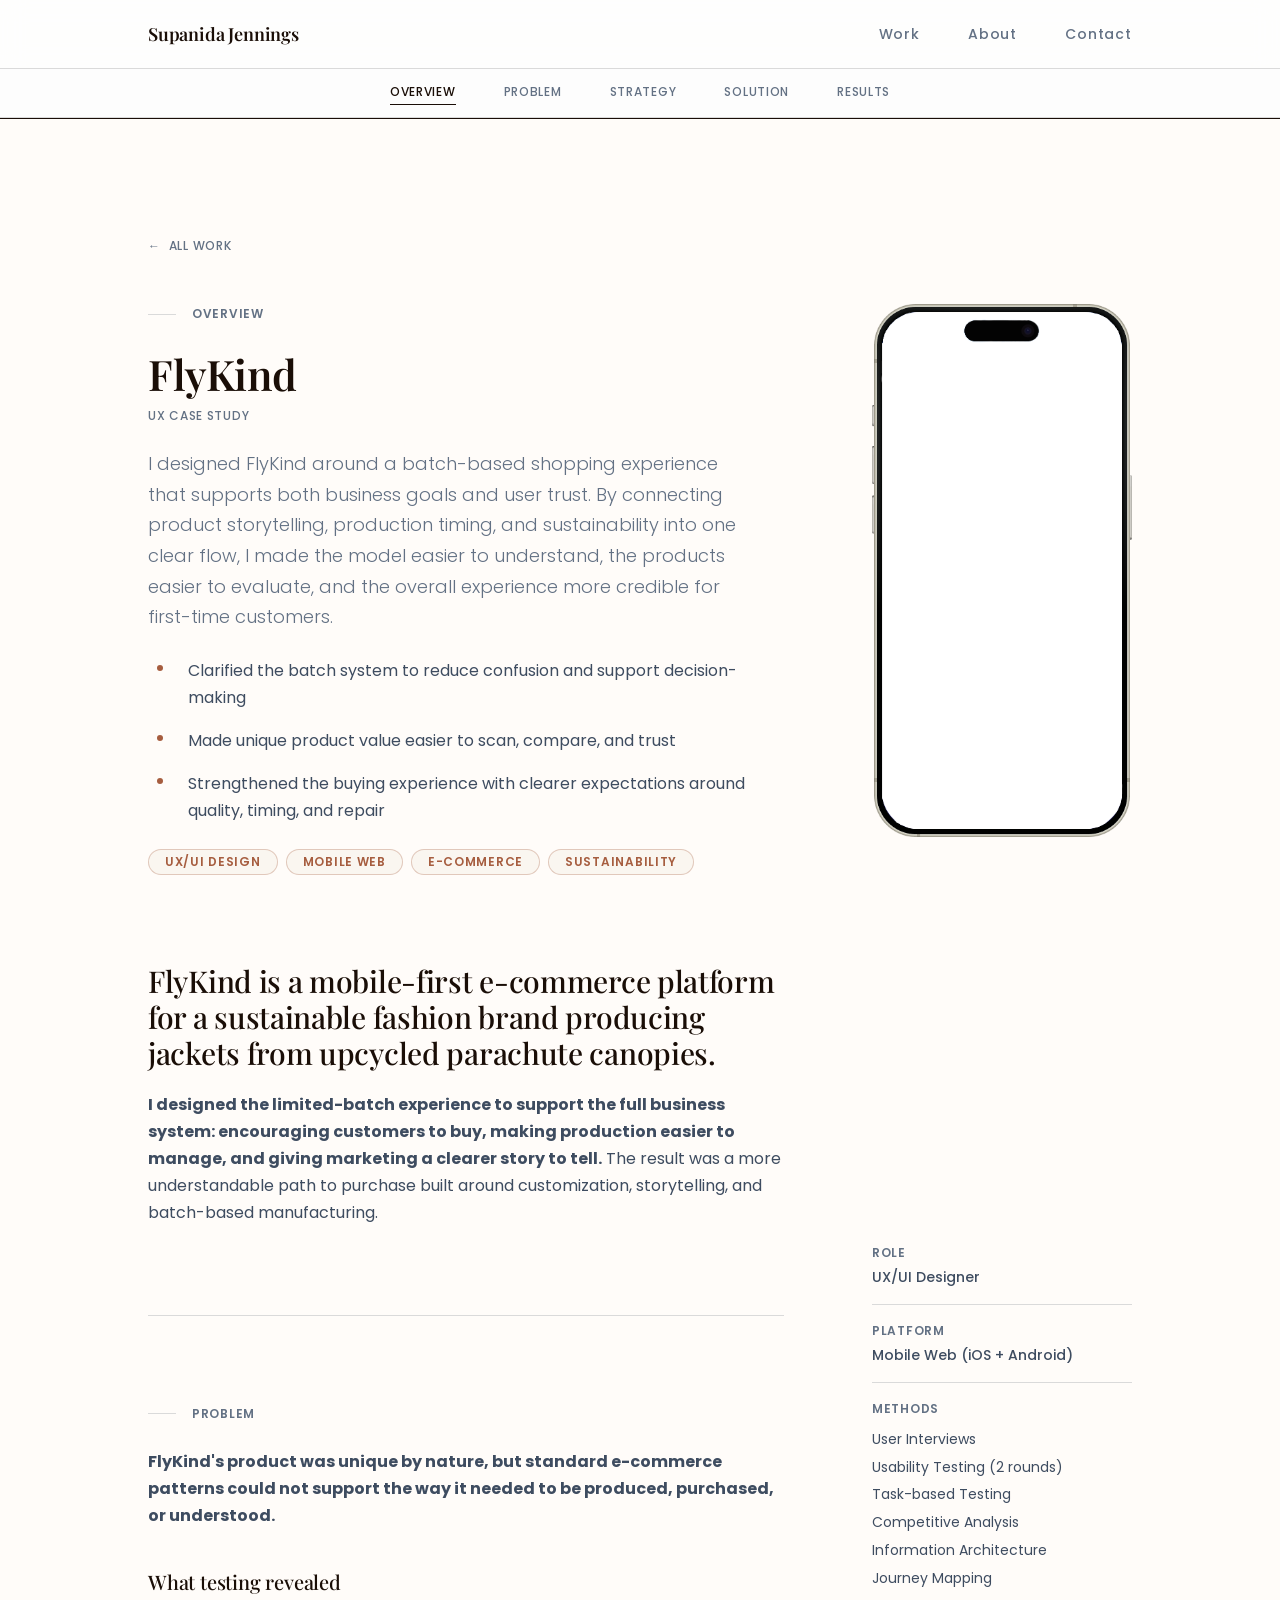
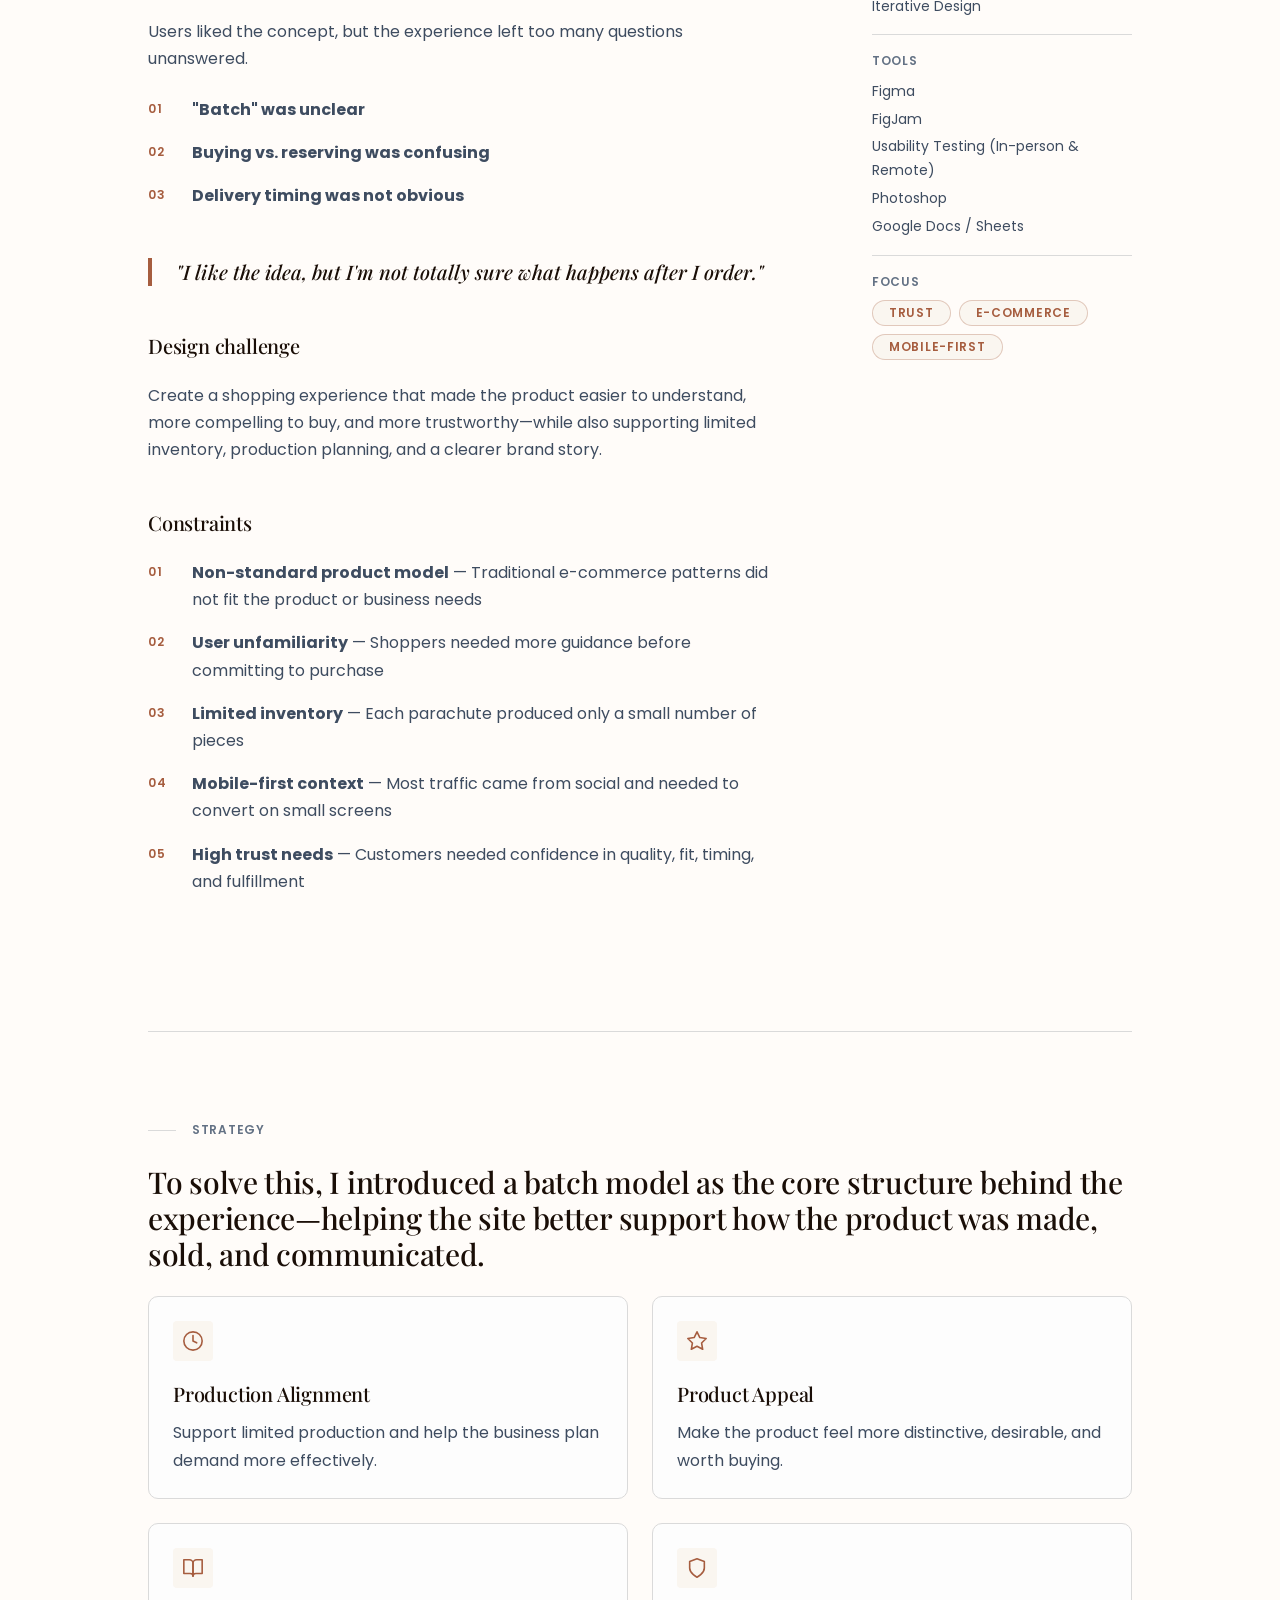
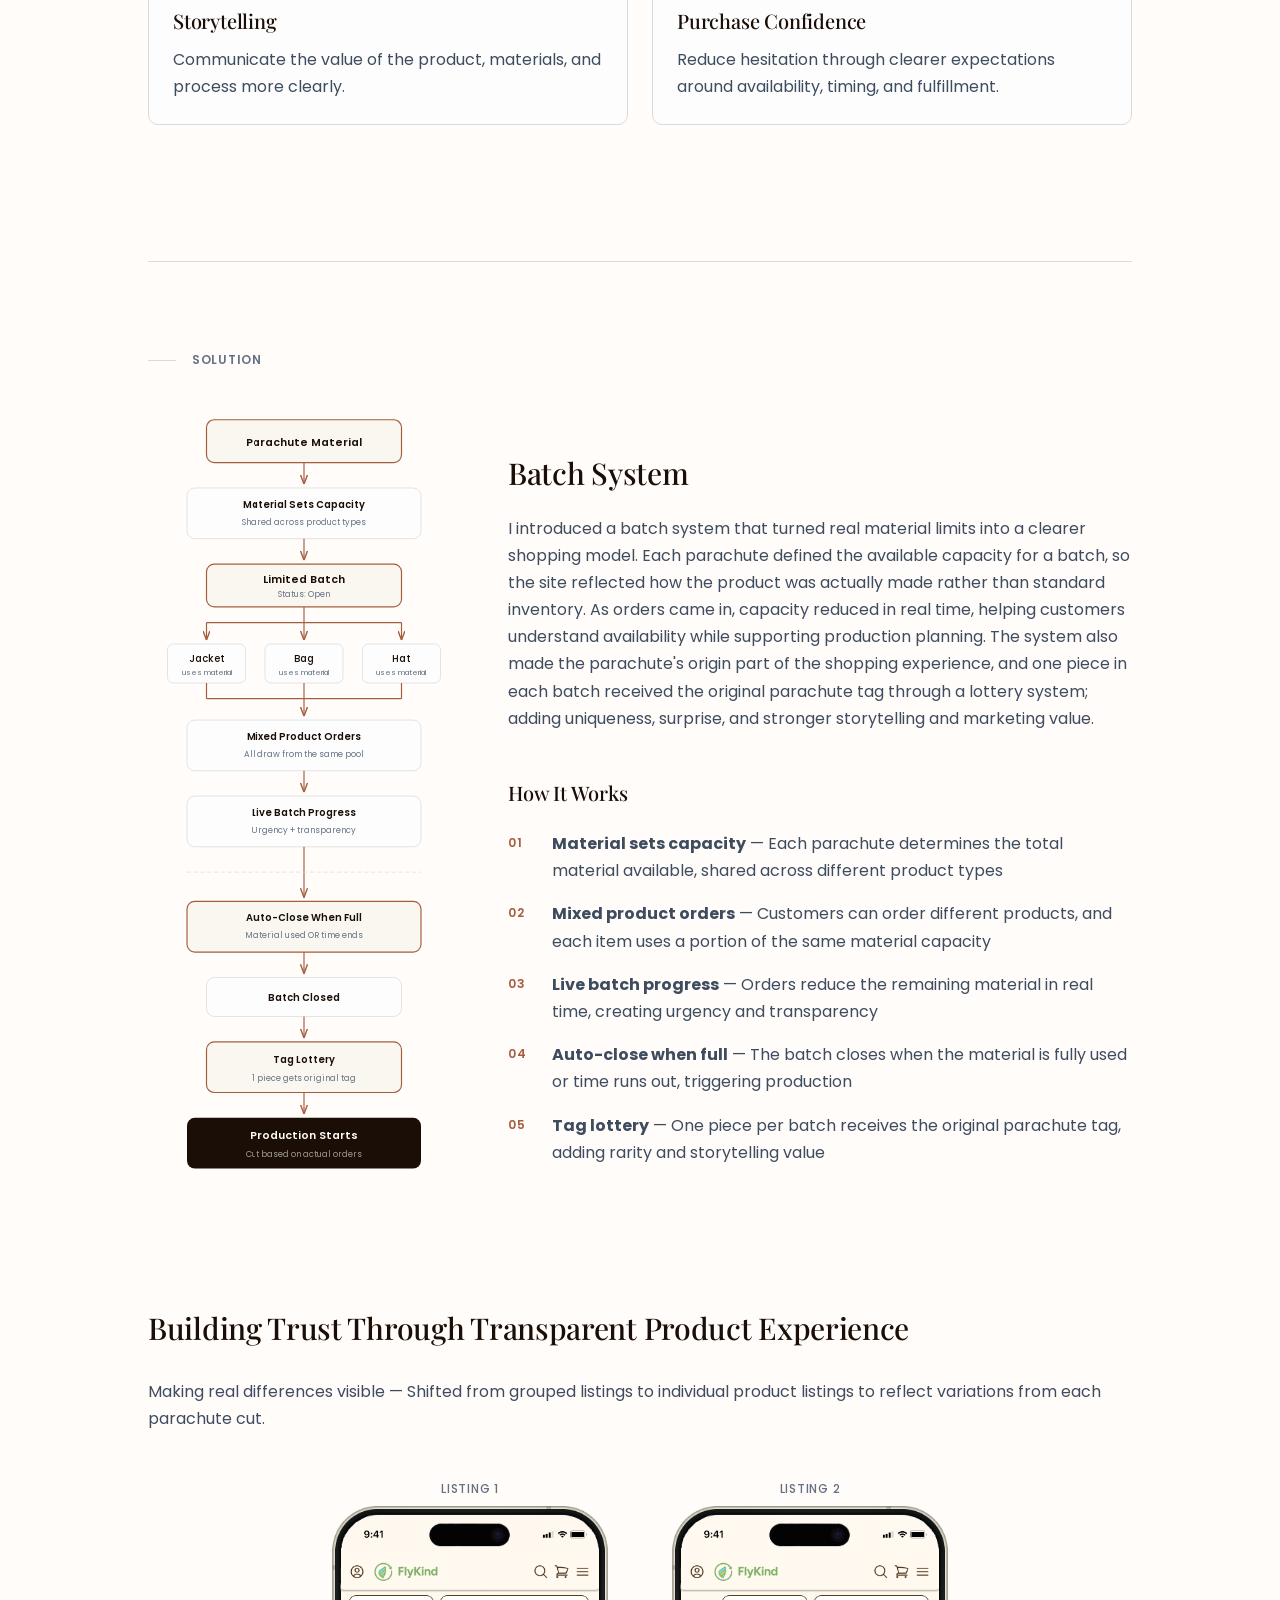
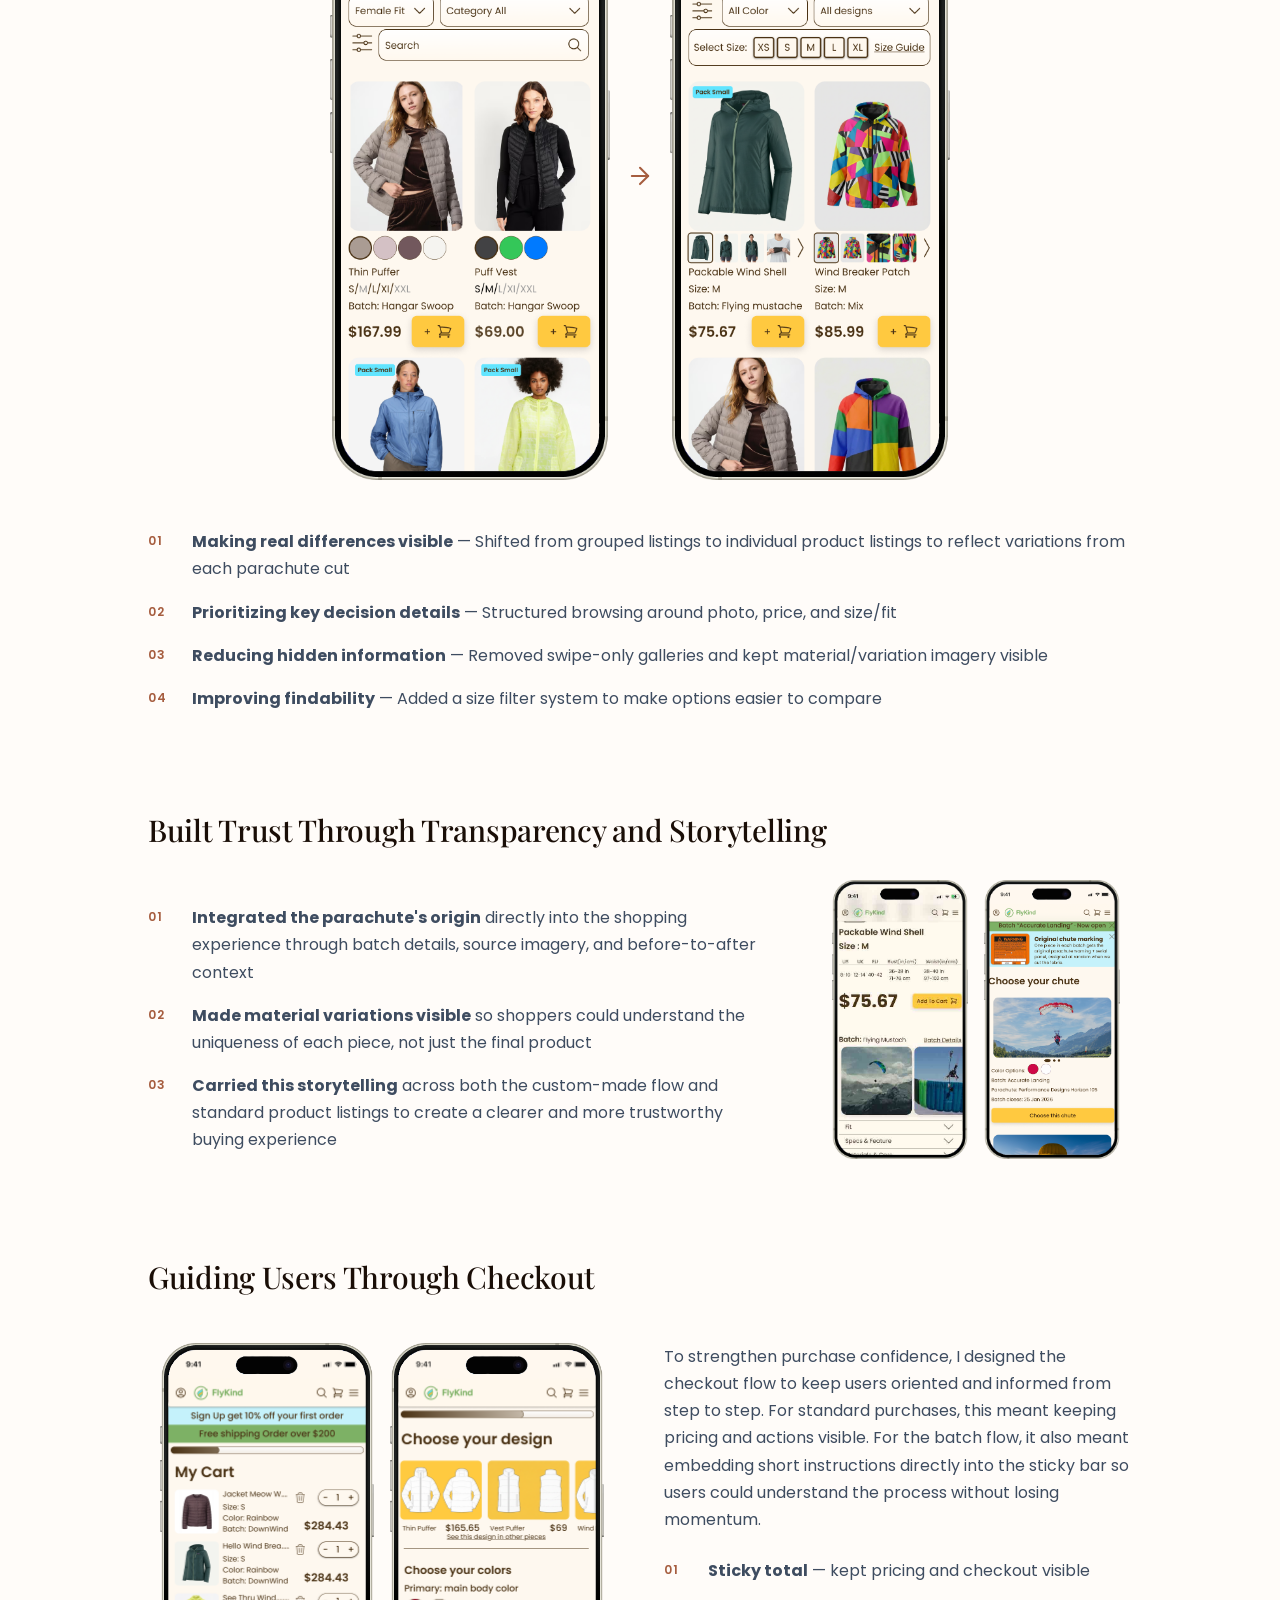
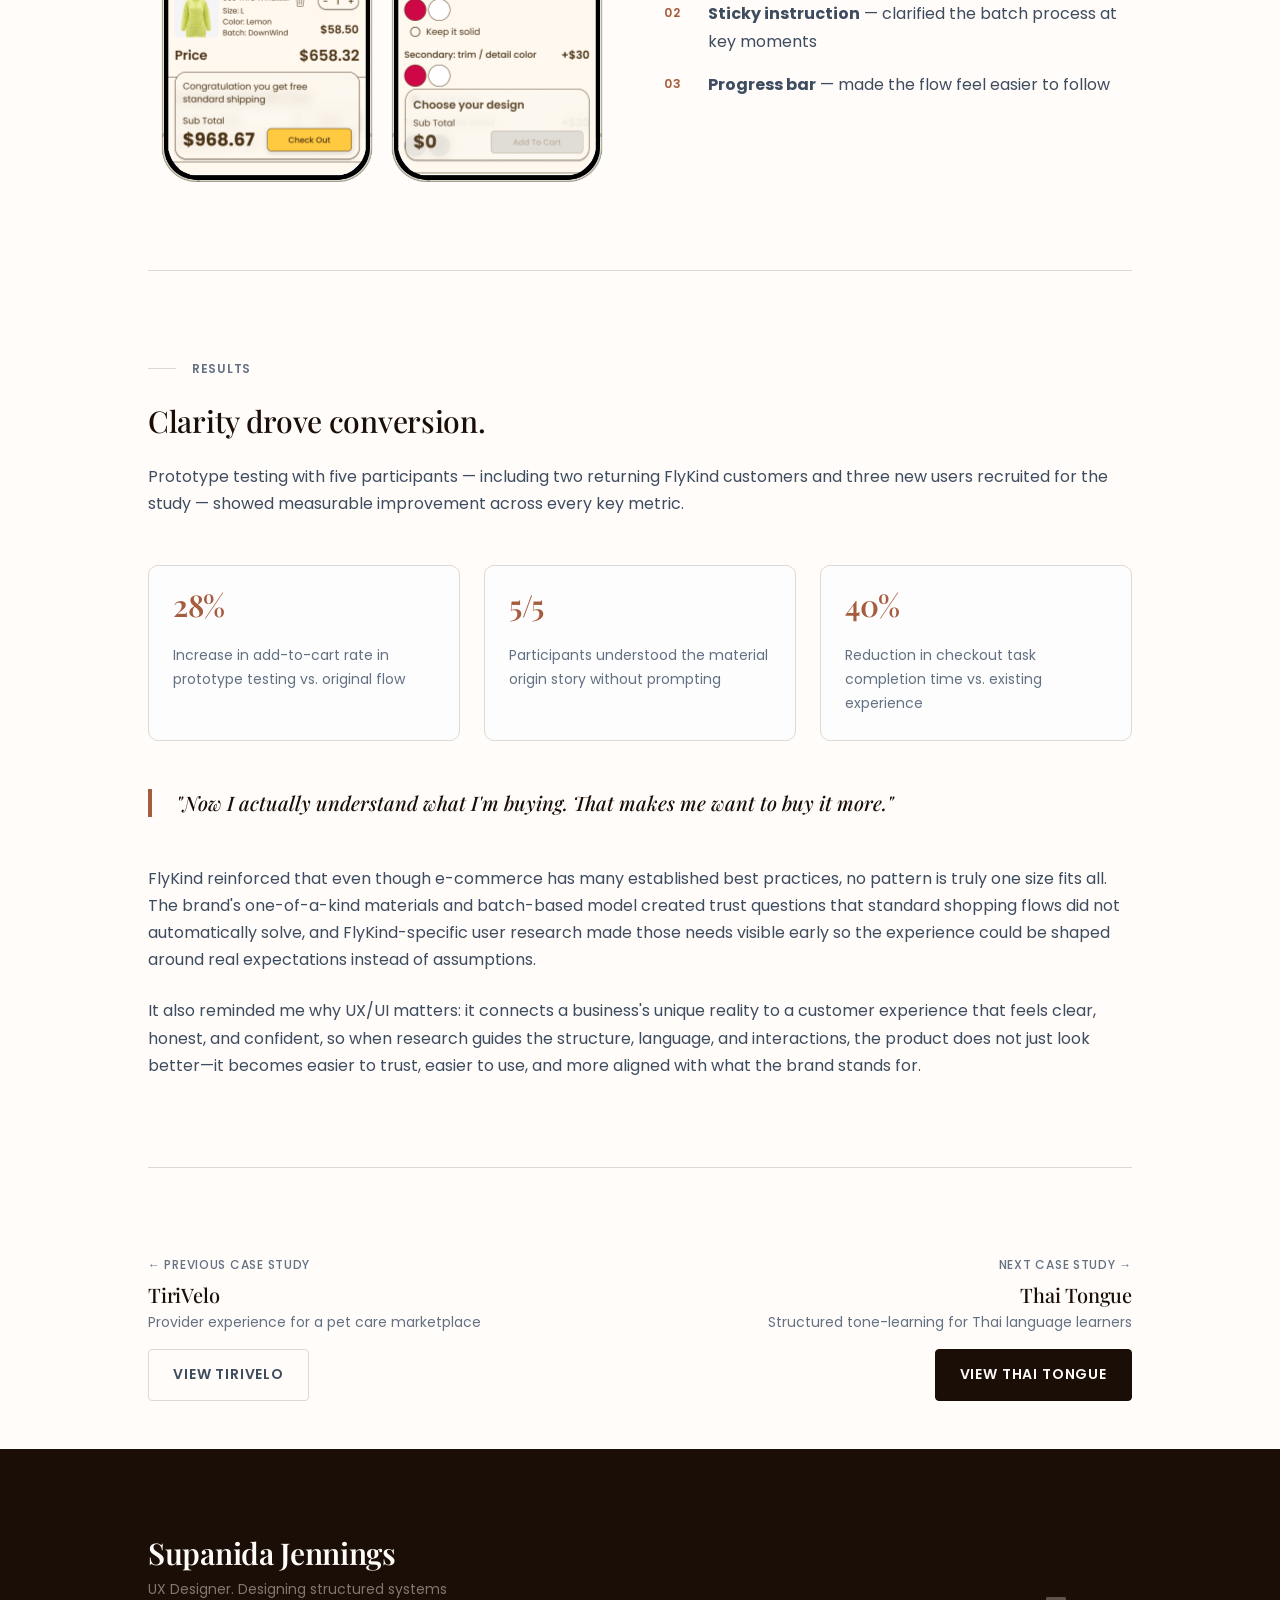
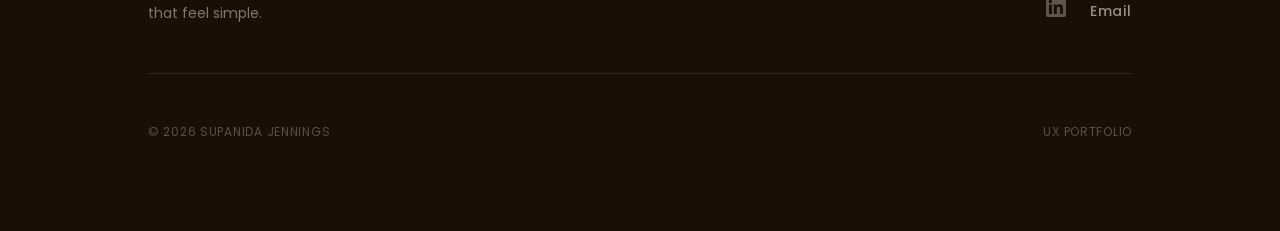
<file: Flykind/flykind.html>
<!DOCTYPE html>
<html lang="en">
<head>
  <meta charset="UTF-8" />
  <meta name="viewport" content="width=device-width, initial-scale=1.0" />
  <meta name="description" content="FlyKind UX Case Study by Supanida Jennings. Designing a mobile-first shopping experience that earns trust for products made from upcycled parachutes." />
  <title>FlyKind — Supanida Jennings</title>
  <link rel="preconnect" href="https://fonts.googleapis.com" />
  <link rel="preconnect" href="https://fonts.gstatic.com" crossorigin />
  <link href="https://fonts.googleapis.com/css2?family=Playfair+Display:ital,wght@0,500;0,600;1,400&family=Poppins:wght@300;400;500;600&display=swap" rel="stylesheet" />
  <link rel="stylesheet" href="../supanida.css" />

  <style>
    /* =======================================================================
       CASE STUDY PAGE — Additive styles only.
       Every token, color, font, and spacing value comes from supanida.css.
       ======================================================================= */

    :root {
      --nav-height:    64px;
      --subnav-height: 48px;
      --scroll-offset: calc(var(--nav-height) + var(--subnav-height) + 20px);
    }

    html { scroll-padding-top: var(--scroll-offset); }

    /* -------------------------------------------------------------------
       SUB-NAV
    ------------------------------------------------------------------- */
    .subnav {
      position: sticky;
      top: var(--nav-height);
      z-index: 90;
      background-color: rgba(253, 253, 253, 0.92);
      border-bottom: 0.75px solid var(--color-border);
      backdrop-filter: blur(12px);
      -webkit-backdrop-filter: blur(12px);
    }

    .subnav__inner {
      display: flex;
      align-items: center;
      justify-content: center;
      gap: var(--space-xl);
      height: var(--subnav-height);
      overflow-x: auto;
      scrollbar-width: none;
      -ms-overflow-style: none;
    }

    .subnav__inner::-webkit-scrollbar { display: none; }

    .subnav__link {
      font-family: var(--font-body);
      font-size: var(--text-caption);
      font-weight: var(--weight-medium);
      letter-spacing: var(--tracking-label);
      text-transform: uppercase;
      color: var(--color-text-muted);
      white-space: nowrap;
      padding-bottom: 2px;
      position: relative;
      flex-shrink: 0;
      transition: color var(--transition-base);
    }

    .subnav__link::after {
      content: '';
      position: absolute;
      bottom: -1px;
      left: 0;
      width: 0;
      height: 1.5px;
      background-color: var(--color-text-heading);
      transition: width var(--transition-base);
    }

    .subnav__link:hover              { color: var(--color-text-heading); }
    .subnav__link.is-active          { color: var(--color-text-heading); }
    .subnav__link.is-active::after   { width: 100%; }

    /* -------------------------------------------------------------------
       HERO-OVERVIEW MERGED LAYOUT
    ------------------------------------------------------------------- */
    .cs-hero-overview-grid {
      align-items: stretch;
      margin-top: var(--space-lg);
      gap: var(--space-lg);
    }

    .cs-hero-overview-img {
      display: flex;
      justify-content: center;
      align-items: center;
    }

    /* -------------------------------------------------------------------
       iPHONE 16 — iphone16light.png (383x785px)
       Video is 16px smaller than frame (8px inset each side), rounded 8px.
    ------------------------------------------------------------------- */
    .cs-phone-hero {
      position: relative;
      width: 100%;
      max-width: 260px;
      margin-inline: auto;
      aspect-ratio: 383 / 785;
    }

    /* PNG frame — solid on top, video shows through black screen area */
    .cs-phone-hero__frame {
      position: absolute;
      inset: 0;
      width: 100%;
      height: 100%;
      object-fit: fill;
      display: block;
      z-index: 2;
      pointer-events: none;
    }

    /* Video — 16px smaller than frame, centred */
    .cs-phone-hero__video {
      position: absolute;
      left:      50%;
      top:       50%;
      transform: translate(-50%, -50%);
      width:     93.734%;
      height:    96.943%;
      object-fit: fill;
      border-radius: 16px;
      display:   block;
      z-index:   1;
      background: #ffffff;
    }

    @media (min-width: 768px) {
      .cs-phone-hero {
        max-width: 260px;
        width: 260px;
        position: sticky;
        top: var(--scroll-offset);
      }
    }

    /* -------------------------------------------------------------------
       PHONE MOCKUP — static screenshot inside iPhone 16 frame
       Same sizing as hero video: 24px smaller, 16px radius
    ------------------------------------------------------------------- */
    .cs-phone-mockup {
      position: relative;
      width: 100%;
      margin-inline: auto;
      aspect-ratio: 383 / 785;
    }

    .cs-phone-mockup__frame {
      position: absolute;
      inset: 0;
      width: 100%;
      height: 100%;
      object-fit: fill;
      display: block;
      z-index: 2;
      pointer-events: none;
    }

    .cs-phone-mockup__screen {
      position: absolute;
      left: 50%;
      top: 50%;
      transform: translate(-50%, -50%);
      width: 93.734%;
      height: 96.943%;
      object-fit: cover;
      object-position: top;
      border-radius: 16px;
      display: block;
      z-index: 1;
      background: #ffffff;
    }

    /* -------------------------------------------------------------------
       OVERVIEW TWO-COLUMN GRID
    ------------------------------------------------------------------- */
    .cs-overview-grid {
      display: grid;
      grid-template-columns: 1fr;
      gap: var(--space-xxl);
      margin-top: var(--space-lg);
    }

    .cs-overview-role {
      border-top: 0.75px solid var(--color-border);
      padding-top: var(--space-lg);
    }

    @media (min-width: 680px) {
      .cs-overview-grid {
        grid-template-columns: 1fr 1fr;
        align-items: start;
      }
      .cs-overview-role {
        border-top: none;
        border-left: 0.75px solid var(--color-border);
        padding-top: 0;
        padding-left: var(--space-xxl);
      }
    }

    /* -------------------------------------------------------------------
       STRATEGY CARDS
    ------------------------------------------------------------------- */
    .cs-strategy-grid {
      display: grid;
      grid-template-columns: 1fr;
      gap: var(--space-lg);
    }

    .cs-strategy-card {
      background-color: var(--color-bg-secondary);
      border: 0.75px solid var(--color-border);
      border-radius: var(--radius-md);
      padding: var(--space-lg);
    }

    .cs-strategy-icon {
      width: 40px;
      height: 40px;
      border-radius: var(--radius-sm);
      background-color: var(--color-accent-light);
      color: var(--color-accent);
      display: flex;
      align-items: center;
      justify-content: center;
      margin-bottom: var(--space-md);
      flex-shrink: 0;
    }

    .cs-strategy-card__title {
      font-family: var(--font-heading);
      font-size: var(--text-h3);
      font-weight: var(--weight-medium);
      letter-spacing: var(--tracking-heading);
      color: var(--color-text-heading);
      margin-bottom: var(--space-sm);
    }

    @media (min-width: 680px) {
      .cs-strategy-grid {
        grid-template-columns: repeat(2, 1fr);
      }
    }

    /* -------------------------------------------------------------------
       BATCH ICON LIST — vertical list with icons matching design tokens
    ------------------------------------------------------------------- */
    .cs-batch-list {
      display: flex;
      flex-direction: column;
      gap: var(--space-lg);
      margin-top: 40px;
    }

    .cs-batch-item {
      display: grid;
      grid-template-columns: 44px 1fr;
      gap: var(--space-md);
      align-items: start;
    }

    .cs-batch-icon {
      width: 44px;
      height: 44px;
      border-radius: var(--radius-sm);
      background-color: var(--color-accent-light);
      color: var(--color-accent);
      display: flex;
      align-items: center;
      justify-content: center;
      flex-shrink: 0;
    }

    .cs-batch-item__text h4 {
      font-family: var(--font-heading);
      font-size: var(--text-body-md);
      font-weight: var(--weight-semibold);
      color: var(--color-text-heading);
      line-height: 1.3;
    }

    .cs-batch-item__text p {
      font-size: var(--text-body-sm);
      color: var(--color-text-muted);
      line-height: var(--lh-body);
      margin-top: var(--space-xs);
    }

    /* -------------------------------------------------------------------
       PROJECT INFO BAR — full width horizontal
    ------------------------------------------------------------------- */
    .cs-project-bar {
      display: grid;
      grid-template-columns: 1fr;
      padding-block: var(--space-lg);
    }

    .cs-project-bar__item {
      padding-block: var(--space-md);
      border-bottom: 0.75px solid var(--color-border);
    }

    .cs-project-bar__item:last-child { border-bottom: none; }

    @media (min-width: 680px) {
      .cs-project-bar {
        grid-template-columns: repeat(5, 1fr);
        padding-block: var(--space-xl);
        align-items: start;
      }

      .cs-project-bar__item {
        padding-block: 0;
        padding-inline: var(--space-lg);
        border-bottom: none;
        border-right: 0.75px solid var(--color-border);
      }

      .cs-project-bar__item:first-child { padding-left: 0; }
      .cs-project-bar__item:last-child  { border-right: none; }
    }

    /* -------------------------------------------------------------------
       HERO
    ------------------------------------------------------------------- */
    .cs-hero {
      padding-top: calc(var(--space-xxl) + var(--space-lg));
      padding-bottom: 0;
      border-top: 1.5px solid var(--color-text-heading);
    }

    .cs-hero__back {
      display: inline-flex;
      align-items: center;
      gap: var(--space-sm);
      font-family: var(--font-body);
      font-size: var(--text-caption);
      font-weight: var(--weight-medium);
      letter-spacing: var(--tracking-label);
      text-transform: uppercase;
      color: var(--color-text-muted);
      transition: color var(--transition-base);
      margin-bottom: var(--space-lg);
    }

    .cs-hero__back::before { content: '←'; }
    .cs-hero__back:hover   { color: var(--color-text-heading); }

    .cs-hero__tags {
      display: flex;
      flex-wrap: wrap;
      gap: var(--space-sm);
      margin-bottom: var(--space-lg);
    }

    .cs-hero__sub {
      font-family: var(--font-body);
      font-size: var(--text-body-lg);
      font-weight: var(--weight-light);
      line-height: var(--lh-body);
      color: var(--color-text-muted);
      max-width: 600px;
      margin-top: var(--space-md);
    }

    .cs-cover {
      margin-top: var(--space-xxl);
      border-radius: var(--radius-lg);
      overflow: hidden;
      background-color: var(--color-accent-light);
      aspect-ratio: 16 / 7;
    }

    .cs-cover img {
      width: 100%;
      height: 100%;
      object-fit: cover;
    }

    /* -------------------------------------------------------------------
       BULLET LIST (hero outcome bullets)
    ------------------------------------------------------------------- */
    .cs-bullets {
      display: flex;
      flex-direction: column;
      gap: var(--space-md);
      margin-top: var(--space-xl);
    }

    .cs-bullet {
      display: grid;
      grid-template-columns: var(--space-lg) 1fr;
      gap: var(--space-md);
      align-items: start;
    }

    .cs-bullet::before {
      content: '';
      width: 6px;
      height: 6px;
      border-radius: 50%;
      background-color: var(--color-accent);
      margin-top: 8px;
      justify-self: center;
    }

    .cs-bullet p {
      font-size: var(--text-body-md);
      line-height: var(--lh-body);
      color: var(--color-text-body);
    }

    /* -------------------------------------------------------------------
       STATS ROW
    ------------------------------------------------------------------- */
    .cs-stats {
      display: grid;
      grid-template-columns: 1fr;
      gap: var(--space-lg);
      padding-block: var(--space-xl);
      border-top: 0.75px solid var(--color-border);
      border-bottom: 0.75px solid var(--color-border);
      margin-top: var(--space-xxl);
    }

    .cs-stat__number {
      font-family: var(--font-heading);
      font-size: var(--text-h1);
      font-weight: var(--weight-semibold);
      letter-spacing: var(--tracking-heading);
      color: var(--color-accent);
      line-height: 1;
    }

    .cs-stat__label {
      font-size: var(--text-body-sm);
      color: var(--color-text-muted);
      margin-top: var(--space-sm);
      line-height: var(--lh-small);
    }

    /* -------------------------------------------------------------------
       BODY LAYOUT
    ------------------------------------------------------------------- */
    .cs-layout {
      display: grid;
      grid-template-columns: 1fr;
      gap: var(--space-xxl);
      align-items: start;
    }

    /* On mobile sidebar moves above main content */
    .cs-sidebar {
      padding-top: 0;
      order: -1;
    }

    .cs-sidebar__item {
      padding-block: var(--space-md);
      border-bottom: 0.75px solid var(--color-border);
    }

    .cs-sidebar__key {
      font-size: var(--text-caption);
      font-weight: var(--weight-semibold);
      letter-spacing: var(--tracking-label);
      text-transform: uppercase;
      color: var(--color-text-muted);
      margin-bottom: var(--space-xs);
    }

    .cs-sidebar__val {
      font-size: var(--text-body-sm);
      font-weight: var(--weight-medium);
      color: var(--color-text-body);
      line-height: var(--lh-small);
    }

    .cs-sidebar__pills {
      display: flex;
      flex-wrap: wrap;
      gap: var(--space-sm);
      margin-top: var(--space-sm);
    }

    /* -------------------------------------------------------------------
       CONTENT RHYTHM
    ------------------------------------------------------------------- */
    .cs-content p + p { margin-top: var(--space-lg); }

    .cs-content h3 {
      font-family: var(--font-heading);
      font-size: var(--text-h3);
      font-weight: var(--weight-medium);
      letter-spacing: var(--tracking-heading);
      color: var(--color-text-heading);
      margin-top: var(--space-xl);
      margin-bottom: var(--space-md);
    }

    .cs-pullquote {
      border-left: 4px solid var(--color-accent);
      padding-left: var(--space-lg);
      margin-block: var(--space-xl);
    }

    .cs-pullquote p {
      font-family: var(--font-heading);
      font-size: var(--text-h3);
      font-weight: var(--weight-medium);
      font-style: italic;
      line-height: 1.4;
      color: var(--color-text-heading);
    }

    .cs-list {
      counter-reset: cs-counter;
      margin-top: var(--space-lg);
      display: flex;
      flex-direction: column;
      gap: var(--space-md);
    }

    .cs-list__item {
      display: grid;
      grid-template-columns: 28px 1fr;
      gap: var(--space-md);
      align-items: start;
    }

    .cs-list__item::before {
      counter-increment: cs-counter;
      content: counter(cs-counter, decimal-leading-zero);
      font-size: var(--text-caption);
      font-weight: var(--weight-semibold);
      letter-spacing: var(--tracking-label);
      color: var(--color-accent);
      padding-top: 3px;
    }

    .cs-list__item p {
      font-size: var(--text-body-md);
      line-height: var(--lh-body);
      color: var(--color-text-body);
      margin-top: 0 !important;
    }

    /* -------------------------------------------------------------------
       ASYMMETRIC FEATURE GRID
       Left: one tall card | Right: two stacked cards
    ------------------------------------------------------------------- */
    .feature-grid {
      display: grid;
      grid-template-columns: 1fr;
      gap: var(--space-lg);
    }

    .feature-column-left,
    .feature-column-right {
      display: flex;
      flex-direction: column;
      gap: var(--space-lg);
    }

    .feature-card {
      display: flex;
      flex-direction: column;
      gap: var(--space-md);
    }

    .feature-label { color: var(--color-text-muted); margin-bottom: 0; }

    .feature-image-wrap {
      display: flex;
      justify-content: center;
    }

    .feature-image-wrap img {
      width: 100%;
      max-width: 280px;
      height: auto;
      display: block;
      border-radius: var(--radius-md);
    }

    @media (min-width: 680px) {
      .feature-grid {
        grid-template-columns: 1fr 1fr;
        align-items: stretch;
        gap: var(--space-xxl);
      }

      .feature-column-left { height: 100%; }

      .feature-card--tall {
        flex: 1;
        height: 100%;
        justify-content: flex-start;
      }

      .feature-card--tall .feature-image-wrap {
        border-radius: var(--radius-md);
        min-height: 0;
        display: flex;
        align-items: flex-start;
        justify-content: center;
      }

      .feature-card--tall .feature-image-wrap img {
        width: auto;
        height: auto;
        max-width: 100%;
        object-fit: contain;
      }

      /* Right column images at 75% size, centred */
      .feature-column-right .feature-image-wrap {
        display: flex;
        justify-content: center;
      }

      .feature-column-right .feature-image-wrap img {
        width: 75%;
        height: auto;
      }

      /* Left column image same 75% size to match right column */
      .feature-column-left .feature-image-wrap {
        display: flex;
        justify-content: center;
      }

      .feature-column-left .feature-image-wrap img {
        width: 75%;
        height: auto;
      }
    }

    /* -------------------------------------------------------------------
       FEATURE BLOCKS — alternating image/text layout
    ------------------------------------------------------------------- */
    .cs-feature-block {
      display: grid;
      grid-template-columns: 1fr;
      gap: var(--space-xl);
      align-items: center;
      margin-bottom: var(--space-xxl);
    }

    .cs-feature-grid {
      display: grid;
      grid-template-columns: 1fr;
      gap: var(--space-xxl);
      margin-top: var(--space-xxl);
    }

    @media (min-width: 680px) {
      .cs-feature-grid {
        grid-template-columns: 1fr 1fr;
      }
    }

    .cs-feature-card {
      display: flex;
      flex-direction: column;
      gap: var(--space-md);
    }

    .cs-feature-card__img {
      border-radius: var(--radius-md);
      overflow: hidden;
    }

    .cs-feature-card__img img {
      width: 100%;
      height: auto;
      display: block;
    }

    .cs-feature-block__img {
      border-radius: var(--radius-md);
      display: flex;
      justify-content: center;
    }

    .cs-feature-block__img img {
      width: 100%;
      max-width: 280px;
      height: auto;
      display: block;
    }

    @media (min-width: 680px) {
      .cs-feature-block {
        grid-template-columns: 1fr 1fr;
      }

      .cs-feature-block__img img {
        max-width: 100%;
      }

      .feature-image-wrap img {
        max-width: 100%;
      }

      .cs-feature-block--reverse .cs-feature-block__img {
        order: 2;
      }

      .cs-feature-block--reverse .cs-feature-block__text {
        order: 1;
      }
    }

    /* -------------------------------------------------------------------
       IMAGE PLACEHOLDERS
    ------------------------------------------------------------------- */
    .cs-img-wrap {
      margin-block: var(--space-xl);
      border-radius: var(--radius-md);
      overflow: hidden;
      background-color: var(--color-accent-light);
    }

    .cs-img-wrap img { width: 100%; height: auto; display: block; }

    .cs-img-wrap--placeholder {
      aspect-ratio: 16 / 9;
      display: flex;
      align-items: center;
      justify-content: center;
    }

    .cs-img-wrap--placeholder span {
      font-family: var(--font-body);
      font-size: var(--text-body-sm);
      letter-spacing: var(--tracking-label);
      text-transform: uppercase;
      color: var(--color-text-muted);
    }

    .cs-img-caption {
      font-size: var(--text-caption);
      letter-spacing: var(--tracking-label);
      color: var(--color-text-muted);
      margin-top: var(--space-sm);
      text-align: center;
    }

    /* -------------------------------------------------------------------
       RESULTS
    ------------------------------------------------------------------- */
    .cs-results-grid {
      display: grid;
      grid-template-columns: 1fr;
      gap: var(--space-lg);
      margin-top: var(--space-xl);
    }

    .cs-result-card {
      background-color: var(--color-bg-secondary);
      border: 0.75px solid var(--color-border);
      border-radius: var(--radius-md);
      padding: var(--space-lg);
    }

    .cs-result-card__number {
      font-family: var(--font-heading);
      font-size: var(--text-h2);
      font-weight: var(--weight-semibold);
      color: var(--color-accent);
      letter-spacing: var(--tracking-heading);
      line-height: 1;
    }

    .cs-result-card__desc {
      font-size: var(--text-body-sm);
      color: var(--color-text-muted);
      margin-top: var(--space-sm);
      line-height: var(--lh-body);
    }

    /* -------------------------------------------------------------------
       NEXT CASE STUDY
    ------------------------------------------------------------------- */
    .cs-next {
      border-top: 0.75px solid var(--color-border);
      padding-top: var(--space-xxl);
      display: flex;
      flex-direction: column;
      gap: var(--space-lg);
    }

    /* -------------------------------------------------------------------
       RESPONSIVE — Tablet
    ------------------------------------------------------------------- */
    @media (min-width: 680px) {
      .cs-stats        { grid-template-columns: repeat(3, 1fr); }
      .cs-results-grid { grid-template-columns: repeat(2, 1fr); }
      .cs-next         { flex-direction: row; justify-content: space-between; align-items: center; }
      .cs-listing-grid { grid-template-columns: 1fr 1fr 2fr; }
    }

    /* -------------------------------------------------------------------
       RESPONSIVE — Desktop
    ------------------------------------------------------------------- */
    @media (min-width: 1024px) {
      :root { --nav-height: 68px; }

      .cs-layout {
        grid-template-columns: 1fr 260px;
        gap: var(--space-xxl);
      }

      .cs-sidebar {
        position: sticky;
        top: var(--scroll-offset);
        order: 0;
      }

      .cs-results-grid { grid-template-columns: repeat(3, 1fr); }
    }
  </style>
</head>
<body>

  <!-- =====================================================================
       MAIN NAV
       ===================================================================== -->
  <nav class="site-nav" role="navigation" aria-label="Main navigation">
    <div class="container">
      <div class="site-nav__inner">
        <a href="../index.html" class="site-nav__logo" aria-label="Supanida Jennings, Home">
          Supanida Jennings
        </a>
        <ul class="site-nav__links" role="list">
          <li><a href="../index.html#work"    class="nav-link">Work</a></li>
          <li><a href="../index.html#about"   class="nav-link">About</a></li>
          <li><a href="../index.html#contact" class="nav-link">Contact</a></li>
        </ul>
      </div>
    </div>
  </nav>


  <!-- =====================================================================
       SUB-NAV
       ===================================================================== -->
  <nav class="subnav" role="navigation" aria-label="Case study sections">
    <div class="container">
      <div class="subnav__inner">
        <a href="#overview"  class="subnav__link" data-section="overview">Overview</a>
        <a href="#problem"   class="subnav__link" data-section="problem">Problem</a>
        <a href="#strategy"  class="subnav__link" data-section="strategy">Strategy</a>
        <a href="#solution"  class="subnav__link" data-section="solution">Solution</a>
        <a href="#results"   class="subnav__link" data-section="results">Results</a>
      </div>
    </div>
  </nav>


  <!-- =====================================================================
       OVERVIEW — merged hero + overview, two-column (mirrors TiriVelo)
       ===================================================================== -->
  <section class="cs-hero" id="overview" aria-labelledby="heading-overview">
    <div class="container">

      <a href="../index.html" class="cs-hero__back">All Work</a>

      <div class="cs-hero-overview-grid cs-layout">

        <!-- Left: all text content -->
        <div>

          <!-- Overview label sits above everything -->
          <p class="section-label">Overview</p>

          <h1 class="section-title animate-in animate-in--delay-1">FlyKind</h1>
          <p class="caption animate-in animate-in--delay-1"
             style="margin-top: var(--space-sm); color: var(--color-text-muted); letter-spacing: var(--tracking-label); text-transform: uppercase;">
            UX Case Study
          </p>

          <p class="cs-hero__sub animate-in animate-in--delay-2" style="margin-top: var(--space-lg);">
            I designed FlyKind around a batch-based shopping experience that supports both business goals and user trust. By connecting product storytelling, production timing, and sustainability into one clear flow, I made the model easier to understand, the products easier to evaluate, and the overall experience more credible for first-time customers.
          </p>

          <div class="cs-bullets animate-in animate-in--delay-3" style="margin-top: var(--space-lg);">
            <div class="cs-bullet"><p>Clarified the batch system to reduce confusion and support decision-making</p></div>
            <div class="cs-bullet"><p>Made unique product value easier to scan, compare, and trust</p></div>
            <div class="cs-bullet"><p>Strengthened the buying experience with clearer expectations around quality, timing, and repair</p></div>
          </div>

          <div class="cs-hero__tags" style="margin-top: var(--space-lg);">
            <span class="tag">UX/UI Design</span>
            <span class="tag">Mobile Web</span>
            <span class="tag">E-Commerce</span>
            <span class="tag">Sustainability</span>
          </div>

          <!-- Overview text — space only, no line -->
          <div style="margin-top: var(--space-xxl);">
            <h2 class="subsection-title" id="heading-overview">
              FlyKind is a mobile-first e-commerce platform for a sustainable fashion brand producing jackets from upcycled parachute canopies.
            </h2>
            <p class="body-text" style="margin-top: 20px;">
              <strong>I designed the limited-batch experience to support the full business system: encouraging customers to buy, making production easier to manage, and giving marketing a clearer story to tell.</strong> The result was a more understandable path to purchase built around customization, storytelling, and batch-based manufacturing.
            </p>
          </div>

        </div>

        <!-- Right: real iPhone 16 image with video behind screen -->
        <div class="cs-hero-overview-img animate-in animate-in--delay-3">
          <div class="cs-phone-hero">

            <!-- Video positioned exactly behind the screen area -->
            <video
              class="cs-phone-hero__video"
              autoplay
              loop
              muted
              playsinline
              aria-label="Hero screen recording of the FlyKind shopping experience"
            >
              <source src="flykind.mp4" type="video/mp4" />
            </video>

            <!-- iPhone 16 PNG frame overlaid on top -->
            <img
              class="cs-phone-hero__frame"
              src="iphone16light.png"
              alt=""
              aria-hidden="true"
            />

          </div>
        </div>

      </div>
    </div>
  </section>

  <!-- =====================================================================
       BODY — Problem section + sidebar (mirrors TiriVelo)
       ===================================================================== -->
  <div style="padding-top: 0; padding-bottom: var(--space-xl);">
    <div class="container">
      <div class="cs-layout">
        <main>

          <hr style="margin-block: var(--space-xxl);" />

          <!-- PROBLEM -------------------------------------------------- -->
          <section id="problem" aria-labelledby="heading-problem">
            <p class="section-label">Problem</p>

            <div class="cs-content" style="margin-top: var(--space-lg);">
              <p class="body-text" id="heading-problem">
                <strong>FlyKind's product was unique by nature, but standard e-commerce patterns could not support the way it needed to be produced, purchased, or understood.</strong>
              </p>

              <!-- What testing revealed -->
              <h3 style="font-family: var(--font-heading); font-size: var(--text-h3); font-weight: var(--weight-medium); letter-spacing: var(--tracking-heading); color: var(--color-text-heading); line-height: var(--lh-heading); margin-top: 40px; margin-bottom: var(--space-lg);">What testing revealed</h3>
              <p class="body-text">
                Users liked the concept, but the experience left too many questions unanswered.
              </p>
              <ol class="cs-list" role="list">
                <li class="cs-list__item">
                  <p><strong>"Batch" was unclear</strong></p>
                </li>
                <li class="cs-list__item">
                  <p><strong>Buying vs. reserving was confusing</strong></p>
                </li>
                <li class="cs-list__item">
                  <p><strong>Delivery timing was not obvious</strong></p>
                </li>
              </ol>

              <div class="cs-pullquote">
                <p>"I like the idea, but I'm not totally sure what happens after I order."</p>
              </div>

              <!-- Design challenge -->
              <div style="margin-top: 48px;">
                <h3 style="font-family: var(--font-heading); font-size: var(--text-h3); font-weight: var(--weight-medium); letter-spacing: var(--tracking-heading); color: var(--color-text-heading); line-height: var(--lh-heading); margin-bottom: var(--space-lg);">Design challenge</h3>
                <p class="body-text">
                  Create a shopping experience that made the product easier to understand, more compelling to buy, and more trustworthy—while also supporting limited inventory, production planning, and a clearer brand story.
                </p>
              </div>

              <!-- Constraints -->
              <div style="margin-top: 48px;">
                <h3 style="font-family: var(--font-heading); font-size: var(--text-h3); font-weight: var(--weight-medium); letter-spacing: var(--tracking-heading); color: var(--color-text-heading); line-height: var(--lh-heading); margin-bottom: var(--space-lg);">Constraints</h3>
                <ol class="cs-list" role="list">
                  <li class="cs-list__item">
                    <p><strong>Non-standard product model</strong> — Traditional e-commerce patterns did not fit the product or business needs</p>
                  </li>
                  <li class="cs-list__item">
                    <p><strong>User unfamiliarity</strong> — Shoppers needed more guidance before committing to purchase</p>
                  </li>
                  <li class="cs-list__item">
                    <p><strong>Limited inventory</strong> — Each parachute produced only a small number of pieces</p>
                  </li>
                  <li class="cs-list__item">
                    <p><strong>Mobile-first context</strong> — Most traffic came from social and needed to convert on small screens</p>
                  </li>
                  <li class="cs-list__item">
                    <p><strong>High trust needs</strong> — Customers needed confidence in quality, fit, timing, and fulfillment</p>
                  </li>
                </ol>
              </div>

            </div>
          </section>

        </main>

        <!-- ── SIDEBAR ───────────────────────────────────────── -->
        <aside class="cs-sidebar" aria-label="Project details">

          <div class="cs-sidebar__item">
            <p class="cs-sidebar__key">Role</p>
            <p class="cs-sidebar__val">UX/UI Designer</p>
          </div>

          <div class="cs-sidebar__item">
            <p class="cs-sidebar__key">Platform</p>
            <p class="cs-sidebar__val">Mobile Web (iOS + Android)</p>
          </div>

          <div class="cs-sidebar__item">
            <p class="cs-sidebar__key">Methods</p>
            <ul style="margin-top: var(--space-sm); display: flex; flex-direction: column; gap: var(--space-xs);" role="list">
              <li style="font-size: var(--text-body-sm); color: var(--color-text-body);">User Interviews</li>
              <li style="font-size: var(--text-body-sm); color: var(--color-text-body);">Usability Testing (2 rounds)</li>
              <li style="font-size: var(--text-body-sm); color: var(--color-text-body);">Task-based Testing</li>
              <li style="font-size: var(--text-body-sm); color: var(--color-text-body);">Competitive Analysis</li>
              <li style="font-size: var(--text-body-sm); color: var(--color-text-body);">Information Architecture</li>
              <li style="font-size: var(--text-body-sm); color: var(--color-text-body);">Journey Mapping</li>
              <li style="font-size: var(--text-body-sm); color: var(--color-text-body);">Iterative Design</li>
            </ul>
          </div>

          <div class="cs-sidebar__item">
            <p class="cs-sidebar__key">Tools</p>
            <ul style="margin-top: var(--space-sm); display: flex; flex-direction: column; gap: var(--space-xs);" role="list">
              <li style="font-size: var(--text-body-sm); color: var(--color-text-body);">Figma</li>
              <li style="font-size: var(--text-body-sm); color: var(--color-text-body);">FigJam</li>
              <li style="font-size: var(--text-body-sm); color: var(--color-text-body);">Usability Testing (In-person & Remote)</li>
              <li style="font-size: var(--text-body-sm); color: var(--color-text-body);">Photoshop</li>
              <li style="font-size: var(--text-body-sm); color: var(--color-text-body);">Google Docs / Sheets</li>
            </ul>
          </div>

          <div class="cs-sidebar__item" style="border-bottom: none;">
            <p class="cs-sidebar__key">Focus</p>
            <div class="cs-sidebar__pills" style="margin-top: var(--space-sm);">
              <span class="tag">Trust</span>
              <span class="tag">E-Commerce</span>
              <span class="tag">Mobile-First</span>
            </div>
          </div>

        </aside>

      </div><!-- end cs-layout -->
    </div><!-- end container -->
  </div><!-- end problem wrapper -->

  <!-- =====================================================================
       STRATEGY — full width with cards (mirrors TiriVelo)
       ===================================================================== -->
  <div style="padding-bottom: var(--space-xl);">
    <div class="container">

      <hr style="margin-block: var(--space-xxl);" />

      <!-- STRATEGY ------------------------------------------------- -->
      <section id="strategy" aria-labelledby="heading-strategy">
        <p class="section-label">Strategy</p>
        <h2 class="subsection-title" id="heading-strategy">
          To solve this, I introduced a batch model as the core structure behind the experience—helping the site better support how the product was made, sold, and communicated.
        </h2>

        <div class="cs-strategy-grid" style="margin-top: var(--space-lg);">

          <!-- 1 Production Alignment -->
          <div class="cs-strategy-card">
            <div class="cs-strategy-icon" aria-hidden="true">
              <svg xmlns="http://www.w3.org/2000/svg" width="22" height="22" viewBox="0 0 24 24" fill="none" stroke="currentColor" stroke-width="1.75" stroke-linecap="round" stroke-linejoin="round">
                <circle cx="12" cy="12" r="10"/>
                <polyline points="12 6 12 12 16 14"/>
              </svg>
            </div>
            <h3 class="cs-strategy-card__title">Production Alignment</h3>
            <p class="body-text">
              Support limited production and help the business plan demand more effectively.
            </p>
          </div>

          <!-- 2 Product Appeal -->
          <div class="cs-strategy-card">
            <div class="cs-strategy-icon" aria-hidden="true">
              <svg xmlns="http://www.w3.org/2000/svg" width="22" height="22" viewBox="0 0 24 24" fill="none" stroke="currentColor" stroke-width="1.75" stroke-linecap="round" stroke-linejoin="round">
                <polygon points="12 2 15.09 8.26 22 9.27 17 14.14 18.18 21.02 12 17.77 5.82 21.02 7 14.14 2 9.27 8.91 8.26 12 2"/>
              </svg>
            </div>
            <h3 class="cs-strategy-card__title">Product Appeal</h3>
            <p class="body-text">
              Make the product feel more distinctive, desirable, and worth buying.
            </p>
          </div>

          <!-- 3 Storytelling -->
          <div class="cs-strategy-card">
            <div class="cs-strategy-icon" aria-hidden="true">
              <svg xmlns="http://www.w3.org/2000/svg" width="22" height="22" viewBox="0 0 24 24" fill="none" stroke="currentColor" stroke-width="1.75" stroke-linecap="round" stroke-linejoin="round">
                <path d="M2 3h6a4 4 0 0 1 4 4v14a3 3 0 0 0-3-3H2z"/>
                <path d="M22 3h-6a4 4 0 0 0-4 4v14a3 3 0 0 1 3-3h7z"/>
              </svg>
            </div>
            <h3 class="cs-strategy-card__title">Storytelling</h3>
            <p class="body-text">
              Communicate the value of the product, materials, and process more clearly.
            </p>
          </div>

          <!-- 4 Purchase Confidence -->
          <div class="cs-strategy-card">
            <div class="cs-strategy-icon" aria-hidden="true">
              <svg xmlns="http://www.w3.org/2000/svg" width="22" height="22" viewBox="0 0 24 24" fill="none" stroke="currentColor" stroke-width="1.75" stroke-linecap="round" stroke-linejoin="round">
                <path d="M12 22s8-4 8-10V5l-8-3-8 3v7c0 6 8 10 8 10z"/>
              </svg>
            </div>
            <h3 class="cs-strategy-card__title">Purchase Confidence</h3>
            <p class="body-text">
              Reduce hesitation through clearer expectations around availability, timing, and fulfillment.
            </p>
          </div>

        </div>
      </section>

    </div>
  </div>

  <!-- =====================================================================
       SOLUTION — full width (mirrors TiriVelo)
       ===================================================================== -->
  <div style="padding-bottom: var(--space-xl);">
    <div class="container">

          <hr style="margin-block: var(--space-xxl);" />

          <!-- SOLUTION ------------------------------------------------- -->
          <section id="solution" aria-labelledby="heading-solution">
            <p class="section-label">Solution</p>

            <!-- 2-column: SVG map left, heading + text + How It Works right -->
            <div class="cs-feature-block" style="margin-top: 40px; grid-template-columns: 0.5fr 1fr;">
              <div class="cs-feature-block__img" style="max-width: 100%; padding: 0;">
                <svg viewBox="0 0 320 820" xmlns="http://www.w3.org/2000/svg" style="width:100%; height:auto; font-family: var(--font-body, 'Poppins', sans-serif);">
                  <defs>
                    <marker id="arrow" markerWidth="8" markerHeight="6" refX="8" refY="3" orient="auto">
                      <path d="M0,0 L8,3 L0,6" fill="none" stroke="#A65D3F" stroke-width="1.2"/>
                    </marker>
                  </defs>

                  <!-- 1. Parachute Material -->
                  <rect x="60" y="10" width="200" height="44" rx="8" fill="#FAF6F0" stroke="#A65D3F" stroke-width="1.2"/>
                  <text x="160" y="37" text-anchor="middle" font-size="11" font-weight="600" fill="#1A0E07">Parachute Material</text>

                  <line x1="160" y1="54" x2="160" y2="76" stroke="#A65D3F" stroke-width="1.2" marker-end="url(#arrow)"/>

                  <!-- 2. Material Sets Capacity -->
                  <rect x="40" y="80" width="240" height="52" rx="8" fill="#FDFDFD" stroke="#DADADA" stroke-width="0.75"/>
                  <text x="160" y="100" text-anchor="middle" font-size="10" font-weight="600" fill="#1A0E07">Material Sets Capacity</text>
                  <text x="160" y="118" text-anchor="middle" font-size="8.5" fill="#637184">Shared across product types</text>

                  <line x1="160" y1="132" x2="160" y2="154" stroke="#A65D3F" stroke-width="1.2" marker-end="url(#arrow)"/>

                  <!-- 3. Limited Batch -->
                  <rect x="60" y="158" width="200" height="44" rx="8" fill="#FAF6F0" stroke="#A65D3F" stroke-width="1.2"/>
                  <text x="160" y="177" text-anchor="middle" font-size="11" font-weight="600" fill="#1A0E07">Limited Batch</text>
                  <text x="160" y="192" text-anchor="middle" font-size="8.5" fill="#637184">Status: Open</text>

                  <!-- Arrow splits to 3 -->
                  <line x1="160" y1="202" x2="160" y2="218" stroke="#A65D3F" stroke-width="1.2"/>
                  <line x1="60" y1="218" x2="260" y2="218" stroke="#A65D3F" stroke-width="1.2"/>
                  <line x1="60" y1="218" x2="60" y2="236" stroke="#A65D3F" stroke-width="1.2" marker-end="url(#arrow)"/>
                  <line x1="160" y1="218" x2="160" y2="236" stroke="#A65D3F" stroke-width="1.2" marker-end="url(#arrow)"/>
                  <line x1="260" y1="218" x2="260" y2="236" stroke="#A65D3F" stroke-width="1.2" marker-end="url(#arrow)"/>

                  <!-- Product cards -->
                  <rect x="20" y="240" width="80" height="40" rx="6" fill="#FDFDFD" stroke="#DADADA" stroke-width="0.75"/>
                  <text x="60" y="258" text-anchor="middle" font-size="10" font-weight="500" fill="#1A0E07">Jacket</text>
                  <text x="60" y="272" text-anchor="middle" font-size="7.5" fill="#637184">uses material</text>

                  <rect x="120" y="240" width="80" height="40" rx="6" fill="#FDFDFD" stroke="#DADADA" stroke-width="0.75"/>
                  <text x="160" y="258" text-anchor="middle" font-size="10" font-weight="500" fill="#1A0E07">Bag</text>
                  <text x="160" y="272" text-anchor="middle" font-size="7.5" fill="#637184">uses material</text>

                  <rect x="220" y="240" width="80" height="40" rx="6" fill="#FDFDFD" stroke="#DADADA" stroke-width="0.75"/>
                  <text x="260" y="258" text-anchor="middle" font-size="10" font-weight="500" fill="#1A0E07">Hat</text>
                  <text x="260" y="272" text-anchor="middle" font-size="7.5" fill="#637184">uses material</text>

                  <!-- Merge arrows -->
                  <line x1="60" y1="280" x2="60" y2="296" stroke="#A65D3F" stroke-width="1.2"/>
                  <line x1="160" y1="280" x2="160" y2="296" stroke="#A65D3F" stroke-width="1.2"/>
                  <line x1="260" y1="280" x2="260" y2="296" stroke="#A65D3F" stroke-width="1.2"/>
                  <line x1="60" y1="296" x2="260" y2="296" stroke="#A65D3F" stroke-width="1.2"/>
                  <line x1="160" y1="296" x2="160" y2="314" stroke="#A65D3F" stroke-width="1.2" marker-end="url(#arrow)"/>

                  <!-- 4. Mixed Product Orders -->
                  <rect x="40" y="318" width="240" height="52" rx="8" fill="#FDFDFD" stroke="#DADADA" stroke-width="0.75"/>
                  <text x="160" y="338" text-anchor="middle" font-size="10" font-weight="600" fill="#1A0E07">Mixed Product Orders</text>
                  <text x="160" y="356" text-anchor="middle" font-size="8.5" fill="#637184">All draw from the same pool</text>

                  <line x1="160" y1="370" x2="160" y2="392" stroke="#A65D3F" stroke-width="1.2" marker-end="url(#arrow)"/>

                  <!-- 5. Live Batch Progress -->
                  <rect x="40" y="396" width="240" height="52" rx="8" fill="#FDFDFD" stroke="#DADADA" stroke-width="0.75"/>
                  <text x="160" y="416" text-anchor="middle" font-size="10" font-weight="600" fill="#1A0E07">Live Batch Progress</text>
                  <text x="160" y="434" text-anchor="middle" font-size="8.5" fill="#637184">Urgency + transparency</text>

                  <line x1="160" y1="448" x2="160" y2="500" stroke="#A65D3F" stroke-width="1.2" marker-end="url(#arrow)"/>
                  <line x1="40" y1="474" x2="280" y2="474" stroke="#DADADA" stroke-width="0.75" stroke-dasharray="4,3"/>

                  <!-- 6. Auto-close -->
                  <rect x="40" y="504" width="240" height="52" rx="8" fill="#FAF6F0" stroke="#A65D3F" stroke-width="1.2"/>
                  <text x="160" y="524" text-anchor="middle" font-size="10" font-weight="600" fill="#1A0E07">Auto-Close When Full</text>
                  <text x="160" y="542" text-anchor="middle" font-size="8.5" fill="#637184">Material used OR time ends</text>

                  <line x1="160" y1="556" x2="160" y2="578" stroke="#A65D3F" stroke-width="1.2" marker-end="url(#arrow)"/>

                  <!-- 7. Batch Closed -->
                  <rect x="60" y="582" width="200" height="40" rx="8" fill="#FDFDFD" stroke="#DADADA" stroke-width="0.75"/>
                  <text x="160" y="606" text-anchor="middle" font-size="10" font-weight="600" fill="#1A0E07">Batch Closed</text>

                  <line x1="160" y1="622" x2="160" y2="644" stroke="#A65D3F" stroke-width="1.2" marker-end="url(#arrow)"/>

                  <!-- 8. Tag Lottery -->
                  <rect x="60" y="648" width="200" height="52" rx="8" fill="#FAF6F0" stroke="#A65D3F" stroke-width="1.2"/>
                  <text x="160" y="670" text-anchor="middle" font-size="10" font-weight="600" fill="#1A0E07">Tag Lottery</text>
                  <text x="160" y="688" text-anchor="middle" font-size="8.5" fill="#637184">1 piece gets original tag</text>

                  <line x1="160" y1="700" x2="160" y2="722" stroke="#A65D3F" stroke-width="1.2" marker-end="url(#arrow)"/>

                  <!-- 9. Production Starts -->
                  <rect x="40" y="726" width="240" height="52" rx="8" fill="#1A0E07" stroke="none"/>
                  <text x="160" y="748" text-anchor="middle" font-size="11" font-weight="600" fill="#FFFCF9">Production Starts</text>
                  <text x="160" y="766" text-anchor="middle" font-size="8.5" fill="rgba(255,252,249,0.6)">Cut based on actual orders</text>

                </svg>
              </div>
              <div class="cs-feature-block__text">
                <h2 class="subsection-title" id="heading-solution" style="margin-bottom: var(--space-lg);">
                  Batch System
                </h2>
                <p class="body-text">
                  I introduced a batch system that turned real material limits into a clearer shopping model. Each parachute defined the available capacity for a batch, so the site reflected how the product was actually made rather than standard inventory. As orders came in, capacity reduced in real time, helping customers understand availability while supporting production planning. The system also made the parachute's origin part of the shopping experience, and one piece in each batch received the original parachute tag through a lottery system; adding uniqueness, surprise, and stronger storytelling and marketing value.
                </p>

                <h4 class="card-title" style="margin-top: var(--space-xl);">How It Works</h4>
                <ol class="cs-list" role="list" style="margin-top: var(--space-lg);">
                  <li class="cs-list__item">
                    <p><strong>Material sets capacity</strong> — Each parachute determines the total material available, shared across different product types</p>
                  </li>
                  <li class="cs-list__item">
                    <p><strong>Mixed product orders</strong> — Customers can order different products, and each item uses a portion of the same material capacity</p>
                  </li>
                  <li class="cs-list__item">
                    <p><strong>Live batch progress</strong> — Orders reduce the remaining material in real time, creating urgency and transparency</p>
                  </li>
                  <li class="cs-list__item">
                    <p><strong>Auto-close when full</strong> — The batch closes when the material is fully used or time runs out, triggering production</p>
                  </li>
                  <li class="cs-list__item">
                    <p><strong>Tag lottery</strong> — One piece per batch receives the original parachute tag, adding rarity and storytelling value</p>
                  </li>
                </ol>
              </div>
            </div>

            <!-- ── PRODUCT LISTING SUBSECTION ────────────────────── -->
            <div style="margin-top: 100px;">
              <h2 class="subsection-title">
                Building Trust Through Transparent Product Experience
              </h2>

              <p class="body-text" style="margin-top: 32px;">
                Making real differences visible — Shifted from grouped listings to individual product listings to reflect variations from each parachute cut.
              </p>

              <!-- 3-column: phone 1 | phone 2 | text -->
              <!-- 2-part layout: phones (1/4) | text (3/4) -->
              <!-- phones + text: phones row on top, text below -->
              <div style="margin-top: 48px;">

                <!-- Phones row -->
                <div style="display: flex; justify-content: center; align-items: flex-start; position: relative; gap: 60px;">
                  <!-- Phone 1 -->
                  <div style="display: flex; flex-direction: column; align-items: center; gap: var(--space-sm);">
                    <p class="caption" style="margin: 0;">Listing 1</p>
                    <div class="cs-phone-mockup" style="max-width: 280px; width: 280px;">
                      <img class="cs-phone-mockup__screen" src="Listing1.png" alt="FlyKind product listing showing individual items with color swatches, batch name, and pricing" loading="lazy" />
                      <img class="cs-phone-mockup__frame" src="iphone16light.png" alt="" aria-hidden="true" />
                    </div>
                  </div>

                  <!-- Arrow centered between both phones -->
                  <div style="position: absolute; left: 50%; top: 50%; transform: translate(-50%, -50%);">
                    <svg xmlns="http://www.w3.org/2000/svg" width="28" height="28" viewBox="0 0 24 24" fill="none" stroke="var(--color-accent)" stroke-width="1.75" stroke-linecap="round" stroke-linejoin="round">
                      <line x1="5" y1="12" x2="19" y2="12"/>
                      <polyline points="12 5 19 12 12 19"/>
                    </svg>
                  </div>

                  <!-- Phone 2 -->
                  <div style="display: flex; flex-direction: column; align-items: center; gap: var(--space-sm);">
                    <p class="caption" style="margin: 0;">Listing 2</p>
                    <div class="cs-phone-mockup" style="max-width: 280px; width: 280px;">
                      <img class="cs-phone-mockup__screen" src="listing2.png" alt="FlyKind product listing with size filter, multiple product images, and batch labels" loading="lazy" />
                      <img class="cs-phone-mockup__frame" src="iphone16light.png" alt="" aria-hidden="true" />
                    </div>
                  </div>
                </div>

                <!-- Text below -->
                <div style="margin-top: var(--space-xl);">
                  <ol class="cs-list" role="list">
                    <li class="cs-list__item">
                      <p><strong>Making real differences visible</strong> — Shifted from grouped listings to individual product listings to reflect variations from each parachute cut</p>
                    </li>
                    <li class="cs-list__item">
                      <p><strong>Prioritizing key decision details</strong> — Structured browsing around photo, price, and size/fit</p>
                    </li>
                    <li class="cs-list__item">
                      <p><strong>Reducing hidden information</strong> — Removed swipe-only galleries and kept material/variation imagery visible</p>
                    </li>
                    <li class="cs-list__item">
                      <p><strong>Improving findability</strong> — Added a size filter system to make options easier to compare</p>
                    </li>
                  </ol>
                </div>

              </div>
            </div>

            <!-- ── TRANSPARENCY & STORYTELLING SUBSECTION ──────────── -->
            <div style="margin-top: 100px;">
              <h2 class="subsection-title">
                Built Trust Through Transparency and Storytelling
              </h2>

              <!-- 3/4 text left, 1/4 screens right -->
              <div style="display: grid; grid-template-columns: 2fr 1fr; gap: var(--space-xl); margin-top: 32px; align-items: start;">

                <!-- Left: text -->
                <div>
                  <ol class="cs-list" role="list">
                    <li class="cs-list__item">
                      <p><strong>Integrated the parachute's origin</strong> directly into the shopping experience through batch details, source imagery, and before-to-after context</p>
                    </li>
                    <li class="cs-list__item">
                      <p><strong>Made material variations visible</strong> so shoppers could understand the uniqueness of each piece, not just the final product</p>
                    </li>
                    <li class="cs-list__item">
                      <p><strong>Carried this storytelling</strong> across both the custom-made flow and standard product listings to create a clearer and more trustworthy buying experience</p>
                    </li>
                  </ol>
                </div>

                <!-- Right: two phones side by side, fit to text height -->
                <div style="display: flex; gap: var(--space-md); align-items: flex-start; padding-inline: 12px;">
                  <div class="cs-phone-mockup" style="width: 50%;">
                    <img class="cs-phone-mockup__screen" src="chutelisting.jpg" alt="Product detail page showing batch name, parachute source imagery, and expandable specs" loading="lazy" />
                    <img class="cs-phone-mockup__frame" src="iphone16light.png" alt="" aria-hidden="true" />
                  </div>
                  <div class="cs-phone-mockup" style="width: 50%;">
                    <img class="cs-phone-mockup__screen" src="chutebatch.jpg" alt="Choose your chute screen showing parachute selection with batch details and closing date" loading="lazy" />
                    <img class="cs-phone-mockup__frame" src="iphone16light.png" alt="" aria-hidden="true" />
                  </div>
                </div>

              </div>
            </div>

            <!-- ── CHECKOUT SUBSECTION ──────────────────────────── -->
            <div style="margin-top: 100px;">
              <h2 class="subsection-title">
                Guiding Users Through Checkout
              </h2>

              <!-- 1/2 screens left, 1/2 text right -->
              <div style="display: grid; grid-template-columns: 1fr 1fr; gap: var(--space-xl); margin-top: 48px; align-items: start;">

                <!-- Left: two phones side by side -->
                <div style="display: flex; gap: var(--space-md); align-items: flex-start; padding-inline: 12px;">
                  <div class="cs-phone-mockup" style="width: 50%;">
                    <img class="cs-phone-mockup__screen" src="cart.png" alt="Cart screen showing items with batch details, pricing breakdown, and sticky checkout bar" loading="lazy" />
                    <img class="cs-phone-mockup__frame" src="iphone16light.png" alt="" aria-hidden="true" />
                  </div>
                  <div class="cs-phone-mockup" style="width: 50%;">
                    <img class="cs-phone-mockup__screen" src="sticky.png" alt="Product customization flow with sticky instruction bar showing subtotal and next step" loading="lazy" />
                    <img class="cs-phone-mockup__frame" src="iphone16light.png" alt="" aria-hidden="true" />
                  </div>
                </div>

                <!-- Right: paragraph + bullets -->
                <div>
                  <p class="body-text">
                    To strengthen purchase confidence, I designed the checkout flow to keep users oriented and informed from step to step. For standard purchases, this meant keeping pricing and actions visible. For the batch flow, it also meant embedding short instructions directly into the sticky bar so users could understand the process without losing momentum.
                  </p>
                  <ol class="cs-list" role="list" style="margin-top: var(--space-lg);">
                    <li class="cs-list__item">
                      <p><strong>Sticky total</strong> — kept pricing and checkout visible</p>
                    </li>
                    <li class="cs-list__item">
                      <p><strong>Sticky instruction</strong> — clarified the batch process at key moments</p>
                    </li>
                    <li class="cs-list__item">
                      <p><strong>Progress bar</strong> — made the flow feel easier to follow</p>
                    </li>
                  </ol>
                </div>

              </div>
            </div>

          </section>

          <hr style="margin-block: var(--space-xxl);" />

          <!-- RESULTS -------------------------------------------------- -->
          <section id="results" aria-labelledby="heading-results">
            <p class="section-label">Results</p>
            <h2 class="subsection-title" id="heading-results">
              Clarity drove conversion.
            </h2>

            <div class="cs-content" style="margin-top: var(--space-lg);">
              <p class="body-text">
                Prototype testing with five participants — including two returning FlyKind customers and three new users recruited for the study — showed measurable improvement across every key metric.
              </p>

              <div class="cs-results-grid">
                <div class="cs-result-card">
                  <p class="cs-result-card__number">28%</p>
                  <p class="cs-result-card__desc">Increase in add-to-cart rate in prototype testing vs. original flow</p>
                </div>
                <div class="cs-result-card">
                  <p class="cs-result-card__number">5/5</p>
                  <p class="cs-result-card__desc">Participants understood the material origin story without prompting</p>
                </div>
                <div class="cs-result-card">
                  <p class="cs-result-card__number">40%</p>
                  <p class="cs-result-card__desc">Reduction in checkout task completion time vs. existing experience</p>
                </div>
              </div>

              <div class="cs-pullquote" style="margin-top: var(--space-xl);">
                <p>"Now I actually understand what I'm buying. That makes me want to buy it more."</p>
              </div>

              <p class="body-text" style="margin-top: var(--space-lg);">
                FlyKind reinforced that even though e-commerce has many established best practices, no pattern is truly one size fits all. The brand's one-of-a-kind materials and batch-based model created trust questions that standard shopping flows did not automatically solve, and FlyKind-specific user research made those needs visible early so the experience could be shaped around real expectations instead of assumptions.
              </p>

              <p class="body-text" style="margin-top: var(--space-lg);">
                It also reminded me why UX/UI matters: it connects a business's unique reality to a customer experience that feels clear, honest, and confident, so when research guides the structure, language, and interactions, the product does not just look better—it becomes easier to trust, easier to use, and more aligned with what the brand stands for.
              </p>
            </div>
          </section>

          <!-- NEXT -------------------------------------------------------- -->
          <div class="cs-next" style="margin-top: var(--space-xxl); justify-content: space-between;">
            <div>
              <p class="caption">← Previous case study</p>
              <p class="card-title" style="margin-top: var(--space-sm);">TiriVelo</p>
              <p class="small-text" style="margin-top: var(--space-xs);">Provider experience for a pet care marketplace</p>
              <a href="../tirivelo/tirivelo.html" class="button-secondary" style="margin-top: var(--space-md);">View TiriVelo</a>
            </div>
            <div style="text-align: right;">
              <p class="caption">Next case study →</p>
              <p class="card-title" style="margin-top: var(--space-sm);">Thai Tongue</p>
              <p class="small-text" style="margin-top: var(--space-xs);">Structured tone-learning for Thai language learners</p>
              <a href="../thai-tongue.html" class="button-primary" style="margin-top: var(--space-md);">View Thai Tongue</a>
            </div>
          </div>

    </div><!-- end container -->
  </div><!-- end full-width solution wrapper -->


  <!-- =====================================================================
       FOOTER
       ===================================================================== -->
  <footer class="footer" role="contentinfo">
    <div class="container">
      <div class="footer__inner">
        <div class="footer__top">
          <div class="stack-sm">
            <p class="footer__brand">Supanida Jennings</p>
            <p class="footer__tagline">UX Designer. Designing structured systems that feel simple.</p>
          </div>
          <ul class="footer__links" role="list">
            <li>
              <a href="https://www.linkedin.com/in/supanida-jennings" class="footer__link footer__link--icon" target="_blank" rel="noopener noreferrer" aria-label="LinkedIn">
                <svg xmlns="http://www.w3.org/2000/svg" width="20" height="20" viewBox="0 0 24 24" fill="currentColor" aria-hidden="true">
                  <path d="M20.447 20.452h-3.554v-5.569c0-1.328-.027-3.037-1.852-3.037-1.853 0-2.136 1.445-2.136 2.939v5.667H9.351V9h3.414v1.561h.046c.477-.9 1.637-1.85 3.37-1.85 3.601 0 4.267 2.37 4.267 5.455v6.286zM5.337 7.433a2.062 2.062 0 0 1-2.063-2.065 2.064 2.064 0 1 1 2.063 2.065zm1.782 13.019H3.555V9h3.564v11.452zM22.225 0H1.771C.792 0 0 .774 0 1.729v20.542C0 23.227.792 24 1.771 24h20.451C23.2 24 24 23.227 24 22.271V1.729C24 .774 23.2 0 22.222 0h.003z"/>
                </svg>
              </a>
            </li>
            <li><a href="mailto:okienobie@gmail.com" class="footer__link">Email</a></li>
          </ul>
        </div>
        <div class="footer__bottom">
          <span>© 2026 Supanida Jennings</span>
          <span>UX Portfolio</span>
        </div>
      </div>
    </div>
  </footer>


  <!-- =====================================================================
       JS — Active subnav (Intersection Observer)
       ===================================================================== -->
  <script>
    (function () {
      const links    = document.querySelectorAll('.subnav__link[data-section]');
      const sections = document.querySelectorAll('section[id]');
      if (!links.length || !sections.length) return;

      const observer = new IntersectionObserver(
        (entries) => {
          entries.forEach((entry) => {
            if (entry.isIntersecting) {
              const id = entry.target.getAttribute('id');
              links.forEach((link) => {
                link.classList.toggle('is-active', link.dataset.section === id);
              });
            }
          });
        },
        { rootMargin: '-120px 0px -70% 0px', threshold: 0 }
      );

      sections.forEach((section) => observer.observe(section));
    })();
  </script>

</body>
</html>
</file>
<file: supanida.css>
/* ==========================================================================
   supanida.com — Design System
   Minimal & editorial. UX portfolio for Supanida Jennings.
   Tone: structured calm, human warmth, deliberate whitespace.
   ========================================================================== */

/* ==========================================================================
   1. DESIGN TOKENS
   ========================================================================== */

@import url('https://fonts.googleapis.com/css2?family=Playfair+Display:ital,wght@0,500;0,600;1,400&family=Poppins:wght@300;400;500;600&display=swap');

:root {
  /* — Colors — */
  --color-bg-primary:    #FFFCF9;
  --color-bg-secondary:  #FDFDFD;
  --color-nav:           #FEFEFE;
  --color-text-heading:  #1A0E07;
  --color-text-body:     #3E4C60;
  --color-border:        #DADADA;

  /* Accent: warm terracotta — darkened for AA compliance */
  --color-accent:        #A65D3F;
  --color-accent-light:  #FAF6F0;
  --color-text-muted:    #637184;

  /* — Typography — */
  --font-heading: 'Playfair Display', serif;
  --font-body:    'Poppins', sans-serif;

  --text-hero:     clamp(38px, 6vw, 58px); /* fluid — scales with viewport */
  --text-h1:       clamp(30px, 4vw, 42px);
  --text-h2:       clamp(22px, 3vw, 30px);
  --text-h3:       20px;
  --text-body-lg:  18px;
  --text-body-md:  16px;
  --text-body-sm:  14px;
  --text-caption:  12px;

  --lh-hero:    1.08;
  --lh-heading: 1.2;
  --lh-body:    1.7;
  --lh-small:   1.5;

  --weight-light:    300;
  --weight-regular:  400;
  --weight-medium:   500;
  --weight-semibold: 600;

  --tracking-hero:    -0.025em;
  --tracking-heading: -0.01em;
  --tracking-body:    0;
  --tracking-label:   0.06em;  /* tighter than default — more editorial */

  /* — Spacing — */
  --space-xs:  4px;
  --space-sm:  8px;
  --space-md:  16px;
  --space-lg:  24px;
  --space-xl:  48px;
  --space-xxl: 88px;

  /* — Radius — */
  --radius-sm: 4px;
  --radius-md: 10px;
  --radius-lg: 16px;

  /* — Shadows — */
  --shadow-card:       0 2px 16px rgba(33, 42, 56, 0.07);
  --shadow-card-hover: 0 8px 32px rgba(33, 42, 56, 0.12);

  /* — Transitions — */
  --transition-fast: 150ms ease;
  --transition-base: 240ms ease;
  --transition-slow: 400ms cubic-bezier(0.25, 0.46, 0.45, 0.94);
}


/* ==========================================================================
   2. RESET & BASE
   ========================================================================== */

*,
*::before,
*::after {
  box-sizing: border-box;
  margin: 0;
  padding: 0;
}

html {
  font-size: 100%;
  scroll-behavior: smooth;
  -webkit-text-size-adjust: 100%;
  scroll-padding-top: 64px;
}

body {
  font-family: var(--font-body);
  font-size: var(--text-body-md);
  font-weight: var(--weight-regular);
  line-height: var(--lh-body);
  color: var(--color-text-body);
  background-color: var(--color-bg-primary);
  -webkit-font-smoothing: antialiased;
  -moz-osx-font-smoothing: grayscale;
}

a {
  color: inherit;
  text-decoration: none;
  transition: color var(--transition-base), opacity var(--transition-base);
}

img, picture, video {
  display: block;
  max-width: 100%;
  height: auto;
}

ul, ol { list-style: none; }

input, button, textarea, select { font: inherit; }

hr {
  border: none;
  border-top: 1px solid var(--color-border);
}


/* ==========================================================================
   3. TYPOGRAPHY
   ========================================================================== */

.hero-title {
  font-family: var(--font-heading);
  font-size: var(--text-hero);
  font-weight: var(--weight-semibold);
  line-height: var(--lh-hero);
  letter-spacing: var(--tracking-hero);
  color: var(--color-text-heading);
}

/* Italic variant used for expressive emphasis in Playfair */
.hero-title em {
  font-style: italic;
  font-weight: var(--weight-regular);
  color: var(--color-accent);
}

.section-title {
  font-family: var(--font-heading);
  font-size: var(--text-h1);
  font-weight: var(--weight-semibold);
  line-height: var(--lh-heading);
  letter-spacing: var(--tracking-heading);
  color: var(--color-text-heading);
}

.subsection-title {
  font-family: var(--font-heading);
  font-size: var(--text-h2);
  font-weight: var(--weight-medium);
  line-height: var(--lh-heading);
  letter-spacing: var(--tracking-heading);
  color: var(--color-text-heading);
}

.card-title {
  font-family: var(--font-heading);
  font-size: var(--text-h3);
  font-weight: var(--weight-medium);
  line-height: 1.3;
  letter-spacing: var(--tracking-heading);
  color: var(--color-text-heading);
}

.lead {
  font-family: var(--font-body);
  font-size: var(--text-body-lg);
  font-weight: var(--weight-light);
  line-height: var(--lh-body);
  color: var(--color-text-body);
}

.body-text {
  font-family: var(--font-body);
  font-size: var(--text-body-md);
  font-weight: var(--weight-regular);
  line-height: var(--lh-body);
  color: var(--color-text-body);
}

.small-text {
  font-family: var(--font-body);
  font-size: var(--text-body-sm);
  line-height: var(--lh-small);
  color: var(--color-text-muted);
}

.caption {
  font-family: var(--font-body);
  font-size: var(--text-caption);
  font-weight: var(--weight-medium);
  line-height: var(--lh-small);
  letter-spacing: var(--tracking-label);
  text-transform: uppercase;
  color: var(--color-text-muted);
}

.nav-text {
  font-family: var(--font-body);
  font-size: var(--text-body-sm);
  font-weight: var(--weight-medium);
  letter-spacing: var(--tracking-label);
  line-height: 1;
}

.button-text {
  font-family: var(--font-body);
  font-size: var(--text-body-sm);
  font-weight: var(--weight-semibold);
  letter-spacing: var(--tracking-label);
  text-transform: uppercase;
  line-height: 1;
}


/* ==========================================================================
   4. LAYOUT
   ========================================================================== */

.container {
  width: 100%;
  max-width: 1080px;
  margin-inline: auto;
  padding-inline: var(--space-lg);
}

/* Narrow container for text-heavy sections like About */
.container--narrow {
  max-width: 680px;
  margin-inline: auto;
  padding-inline: var(--space-lg);
}

.section {
  padding-block: var(--space-xxl);
}

.section--alt {
  background-color: var(--color-bg-secondary);
  padding-block: var(--space-xxl);
}

/* Mobile: tighten section transitions so the visual gap between
   Work → About → Contact feels even despite background changes. */
@media (max-width: 679px) {
  .section {
    padding-block: 64px;
  }
  .section--alt {
    padding-block: 64px;
  }
}

/* Section label — the small uppercase intro line above a heading */
.section-label {
  display: flex;
  align-items: center;
  gap: var(--space-md);
  font-family: var(--font-body);
  font-size: var(--text-caption);
  font-weight: var(--weight-semibold);
  letter-spacing: var(--tracking-label);
  text-transform: uppercase;
  color: var(--color-text-muted);
  margin-bottom: var(--space-lg);
}

/* The horizontal rule before the label text — an editorial touch */
.section-label::before {
  content: '';
  display: block;
  width: 28px;
  height: 1px;
  background-color: var(--color-border);
  flex-shrink: 0;
}

/* Grids — mobile-first single column */
.grid-2,
.grid-3 {
  display: grid;
  gap: var(--space-lg);
  grid-template-columns: 1fr;
}

/* Stack utilities */
.stack-xs > * + * { margin-top: var(--space-xs); }
.stack-sm > * + * { margin-top: var(--space-sm); }
.stack-md > * + * { margin-top: var(--space-md); }
.stack-lg > * + * { margin-top: var(--space-lg); }
.stack-xl > * + * { margin-top: var(--space-xl); }

/* Background helpers */
.bg-primary   { background-color: var(--color-bg-primary); }
.bg-secondary { background-color: var(--color-bg-secondary); }


/* ==========================================================================
   5. NAVIGATION
   ========================================================================== */

.site-nav {
  position: sticky;
  top: 0;
  z-index: 100;
  background-color: rgba(254, 254, 254, 0.85);
  border-bottom: 0.75px solid var(--color-border);
  backdrop-filter: blur(12px);
  -webkit-backdrop-filter: blur(12px);
}

.site-nav__inner {
  display: flex;
  align-items: center;
  justify-content: space-between;
  height: 64px;
}

.site-nav__logo {
  font-family: var(--font-heading);
  font-size: 18px;
  font-weight: var(--weight-semibold);
  letter-spacing: -0.01em;
  color: var(--color-text-heading);
  transition: opacity var(--transition-base);
}

.site-nav__logo:hover { opacity: 0.65; }

.site-nav__links {
  display: flex;
  align-items: center;
  gap: var(--space-xl);
}

.nav-link {
  font-family: var(--font-body);
  font-size: var(--text-body-sm);
  font-weight: var(--weight-medium);
  letter-spacing: var(--tracking-label);
  color: var(--color-text-muted);
  position: relative;
  padding-bottom: 2px;
  transition: color var(--transition-base);
}

.nav-link::after {
  content: '';
  position: absolute;
  bottom: 0;
  left: 0;
  width: 0;
  height: 1px;
  background-color: var(--color-text-heading);
  transition: width var(--transition-base);
}

.nav-link:hover,
.nav-link[aria-current="page"] {
  color: var(--color-text-heading);
}

.nav-link:hover::after,
.nav-link[aria-current="page"]::after {
  width: 100%;
}


/* ==========================================================================
   6. HERO
   ========================================================================== */

.hero {
  padding-block: var(--space-xxl);
  padding-top: var(--space-xxl);
  border-top: 1.5px solid var(--color-text-heading);
}

.hero__layout {
  display: grid;
  grid-template-columns: 1fr;
  gap: var(--space-xl);
  align-items: center;
}

.hero-content {
  max-width: 680px;
}

.hero-subtext {
  font-family: var(--font-body);
  font-size: var(--text-body-lg);
  font-weight: var(--weight-light);
  line-height: 1.65;
  color: var(--color-text-muted);
  max-width: 520px;
}

.hero-portrait {
  aspect-ratio: 4 / 5;
  overflow: hidden;
  border-radius: var(--radius-md);
  max-width: 340px;
}

.hero-portrait img {
  width: 100%;
  height: 100%;
  object-fit: cover;
}

.hero-actions {
  display: flex;
  flex-wrap: wrap;
  align-items: center;
  gap: var(--space-md);
}


/* ==========================================================================
   7. BUTTONS
   ========================================================================== */

.button-primary,
.button-secondary {
  display: inline-flex;
  align-items: center;
  gap: var(--space-sm);
  padding: 13px var(--space-lg);
  border-radius: var(--radius-sm);
  font-family: var(--font-body);
  font-size: var(--text-body-sm);
  font-weight: var(--weight-semibold);
  letter-spacing: var(--tracking-label);
  text-transform: uppercase;
  cursor: pointer;
  border: 1px solid transparent;
  transition:
    background-color var(--transition-base),
    border-color var(--transition-base),
    color var(--transition-base),
    box-shadow var(--transition-base);
  white-space: nowrap;
}

.button-primary {
  background-color: var(--color-text-heading);
  color: var(--color-bg-primary);
  border-color: var(--color-text-heading);
}

.button-primary:hover {
  background-color: var(--color-accent);
  border-color: var(--color-accent);
  color: #fff;
}

.button-secondary {
  background-color: transparent;
  color: var(--color-text-body);
  border-color: var(--color-border);
}

.button-secondary:hover {
  border-color: var(--color-text-heading);
  color: var(--color-text-heading);
  background-color: var(--color-accent-light);
}

.button-primary:focus-visible,
.button-secondary:focus-visible {
  outline: 2px solid var(--color-accent);
  outline-offset: 3px;
}


/* ==========================================================================
   8. CASE STUDY CARDS
   ========================================================================== */

/* Work section intro — left-aligned, tight */
.work-intro {
  max-width: 560px;
  margin-bottom: var(--space-xl);
}

.case-study-card {
  background-color: var(--color-bg-primary);
  border: 1px solid var(--color-border);
  border-radius: var(--radius-lg);
  overflow: hidden;
  display: flex;
  flex-direction: column;
  box-shadow: var(--shadow-card);
  transition: box-shadow var(--transition-slow), transform var(--transition-slow);
  cursor: pointer;
}

.case-study-card:hover {
  box-shadow: var(--shadow-card-hover);
  transform: translateY(-4px);
}

/* Entire card is a link — wraps all children */
.case-study-card__link-wrap {
  display: contents; /* transparent wrapper — doesn't break layout */
}

.case-study-card__image {
  aspect-ratio: 16 / 10;
  overflow: hidden;
  background-color: var(--color-accent-light);
}

.case-study-card__image img {
  width: 100%;
  height: 100%;
  object-fit: cover;
  transition: transform var(--transition-slow);
}

.case-study-card:hover .case-study-card__image img {
  transform: scale(1.04);
}

.case-study-card__body {
  padding: var(--space-lg) var(--space-lg) var(--space-xl);
  display: flex;
  flex-direction: column;
  flex: 1;
  gap: var(--space-md);
}

.case-study-card__tags {
  display: flex;
  flex-wrap: wrap;
  gap: var(--space-sm);
}

.case-study-card__desc {
  font-size: var(--text-body-sm);
  line-height: var(--lh-body);
  color: var(--color-text-muted);
  flex: 1;
}

.case-study-card__cta {
  margin-top: auto;
  padding-top: var(--space-md);
  border-top: 1px solid var(--color-border);
  display: flex;
  align-items: center;
  justify-content: space-between;
}

.case-study-card__cta-text {
  font-size: var(--text-body-sm);
  font-weight: var(--weight-semibold);
  letter-spacing: var(--tracking-label);
  text-transform: uppercase;
  color: var(--color-text-heading);
  transition: color var(--transition-base);
}

.case-study-card:hover .case-study-card__cta-text {
  color: var(--color-accent);
}

/* Arrow icon — pure CSS, no SVG needed */
.case-study-card__arrow {
  width: 20px;
  height: 20px;
  border-radius: 50%;
  border: 1px solid var(--color-border);
  display: flex;
  align-items: center;
  justify-content: center;
  transition:
    border-color var(--transition-base),
    background-color var(--transition-base),
    transform var(--transition-base);
  font-size: 11px;
  color: var(--color-text-muted);
}

.case-study-card:hover .case-study-card__arrow {
  border-color: var(--color-accent);
  background-color: var(--color-accent);
  color: #fff;
  transform: translateX(2px);
}


/* ==========================================================================
   9. TAGS
   ========================================================================== */

.tag {
  display: inline-block;
  padding: 3px var(--space-md);
  background-color: var(--color-accent-light);
  color: var(--color-accent);
  border: 1px solid rgba(166, 93, 63, 0.3);
  border-radius: 999px;
  font-family: var(--font-body);
  font-size: var(--text-caption);
  font-weight: var(--weight-semibold);
  letter-spacing: var(--tracking-label);
  text-transform: uppercase;
  line-height: var(--lh-small);
}

.tag--neutral {
  background-color: transparent;
  border: 1px solid var(--color-border);
  color: var(--color-text-muted);
}


/* ==========================================================================
   10. ABOUT SECTION
   ========================================================================== */

.about__layout {
  display: grid;
  grid-template-columns: 1fr;
  gap: var(--space-xxl);
  align-items: start;
}

.about__body p + p {
  margin-top: var(--space-lg);
}

.about__body p {
  font-size: var(--text-body-lg);
  font-weight: var(--weight-light);
  line-height: var(--lh-body);
  color: var(--color-text-body);
}

/* Highlight the key sentence — the music-to-UX pivot */
.about__body strong {
  font-weight: var(--weight-semibold);
  color: var(--color-text-heading);
}

/* Sidebar: disciplines list */
.about__disciplines {
  padding-top: var(--space-xl);
  border-top: 1px solid var(--color-border);
}

.about__discipline-item {
  display: flex;
  align-items: center;
  justify-content: space-between;
  padding-block: var(--space-md);
  border-bottom: 1px solid var(--color-border);
  font-size: var(--text-body-sm);
  color: var(--color-text-body);
  font-weight: var(--weight-medium);
}

.about__discipline-dot {
  width: 6px;
  height: 6px;
  border-radius: 50%;
  background-color: var(--color-accent);
  flex-shrink: 0;
}


/* ==========================================================================
   11. CONTACT SECTION
   ========================================================================== */

.contact__layout {
  display: grid;
  grid-template-columns: 1fr;
  gap: var(--space-xxl);
  align-items: start;
}

/* Form */
.form-group {
  display: flex;
  flex-direction: column;
  gap: var(--space-sm);
}

.form-label {
  font-family: var(--font-body);
  font-size: var(--text-caption);
  font-weight: var(--weight-semibold);
  letter-spacing: var(--tracking-label);
  text-transform: uppercase;
  color: var(--color-text-muted);
}

.form-input,
.form-textarea {
  width: 100%;
  padding: var(--space-md);
  background-color: var(--color-bg-secondary);
  border: 1px solid var(--color-border);
  border-radius: var(--radius-sm);
  color: var(--color-text-heading);
  font-size: var(--text-body-md);
  line-height: var(--lh-body);
  transition: border-color var(--transition-base), box-shadow var(--transition-base);
  outline: none;
  -webkit-appearance: none;
}

.form-input::placeholder,
.form-textarea::placeholder {
  color: var(--color-text-muted);
  opacity: 0.6;
}

.form-input:focus,
.form-textarea:focus {
  border-color: var(--color-text-heading);
  box-shadow: 0 0 0 3px rgba(33, 42, 56, 0.06);
}

.form-textarea {
  resize: vertical;
  min-height: 140px;
}

.form-fields {
  display: flex;
  flex-direction: column;
  gap: var(--space-lg);
}


/* ==========================================================================
   12. FOOTER
   ========================================================================== */

.footer {
  background-color: var(--color-text-heading);
  color: var(--color-bg-primary);
  padding-block: var(--space-xxl);
}

.footer__inner {
  display: flex;
  flex-direction: column;
  gap: var(--space-xl);
}

.footer__top {
  display: flex;
  flex-direction: column;
  gap: var(--space-xl);
}

.footer__brand {
  font-family: var(--font-heading);
  font-size: var(--text-h2);
  font-weight: var(--weight-semibold);
  letter-spacing: var(--tracking-heading);
  color: var(--color-bg-primary);
  line-height: 1.1;
}

.footer__tagline {
  font-size: var(--text-body-sm);
  color: rgba(255, 248, 246, 0.45);
  line-height: var(--lh-body);
  max-width: 300px;
}

.footer__links {
  display: flex;
  gap: var(--space-lg);
}

.footer__link {
  font-family: var(--font-body);
  font-size: var(--text-body-sm);
  font-weight: var(--weight-medium);
  letter-spacing: var(--tracking-label);
  color: rgba(255, 248, 246, 0.55);
  transition: color var(--transition-base);
}

.footer__link:hover {
  color: var(--color-bg-primary);
}

/* Icon variant — sized for SVG logos */
.footer__link--icon {
  display: inline-flex;
  align-items: center;
  opacity: 0.55;
  transition: opacity var(--transition-base);
}

.footer__link--icon:hover {
  opacity: 1;
  color: var(--color-bg-primary);
}

.footer__bottom {
  padding-top: var(--space-xl);
  border-top: 1px solid rgba(255, 248, 246, 0.1);
  display: flex;
  flex-wrap: wrap;
  justify-content: space-between;
  align-items: center;
  gap: var(--space-md);
  font-size: var(--text-caption);
  letter-spacing: var(--tracking-label);
  color: rgba(255, 248, 246, 0.28);
  text-transform: uppercase;
}


/* ==========================================================================
   13. PAGE ENTRANCE ANIMATION
   Subtle staggered fade-in — one orchestrated moment, not scattered effects.
   ========================================================================== */

@keyframes fadeUp {
  from {
    opacity: 0;
    transform: translateY(16px);
  }
  to {
    opacity: 1;
    transform: translateY(0);
  }
}

.animate-in {
  animation: fadeUp 0.7s cubic-bezier(0.25, 0.46, 0.45, 0.94) both;
}

.animate-in--delay-1 { animation-delay: 0.1s; }
.animate-in--delay-2 { animation-delay: 0.22s; }
.animate-in--delay-3 { animation-delay: 0.34s; }
.animate-in--delay-4 { animation-delay: 0.46s; }


/* ==========================================================================
   14. RESPONSIVE — Tablet ≥ 680px
   ========================================================================== */

@media (min-width: 680px) {

  .container {
    padding-inline: var(--space-xl);
  }

  .grid-2 {
    grid-template-columns: repeat(2, 1fr);
  }

  .hero__layout {
    grid-template-columns: 1fr auto;
    gap: var(--space-xxl);
  }

  .hero-portrait {
    max-width: 260px;
  }

  .contact__layout {
    grid-template-columns: 1fr 1fr;
  }

  .footer__top {
    flex-direction: row;
    justify-content: space-between;
    align-items: flex-end;
  }
}


/* ==========================================================================
   15. RESPONSIVE — Desktop ≥ 1024px
   ========================================================================== */

@media (min-width: 1024px) {

  .grid-3 {
    grid-template-columns: repeat(3, 1fr);
  }

  .section,
  .section--alt {
    padding-block: calc(var(--space-xxl) * 1.2);
  }

  .hero {
    padding-top: calc(var(--space-xxl) * 1.5);
  }

  .about__layout {
    grid-template-columns: 1fr 340px;
    gap: var(--space-xxl);
  }

  .hero-portrait {
    max-width: 300px;
  }

  .site-nav__inner {
    height: 68px;
  }
}


/* ==========================================================================
   16. REDUCED MOTION
   ========================================================================== */

@media (prefers-reduced-motion: reduce) {

  *,
  *::before,
  *::after {
    animation-duration: 0.01ms !important;
    transition-duration: 0.01ms !important;
  }

  html { scroll-behavior: auto; }
}
</file>
